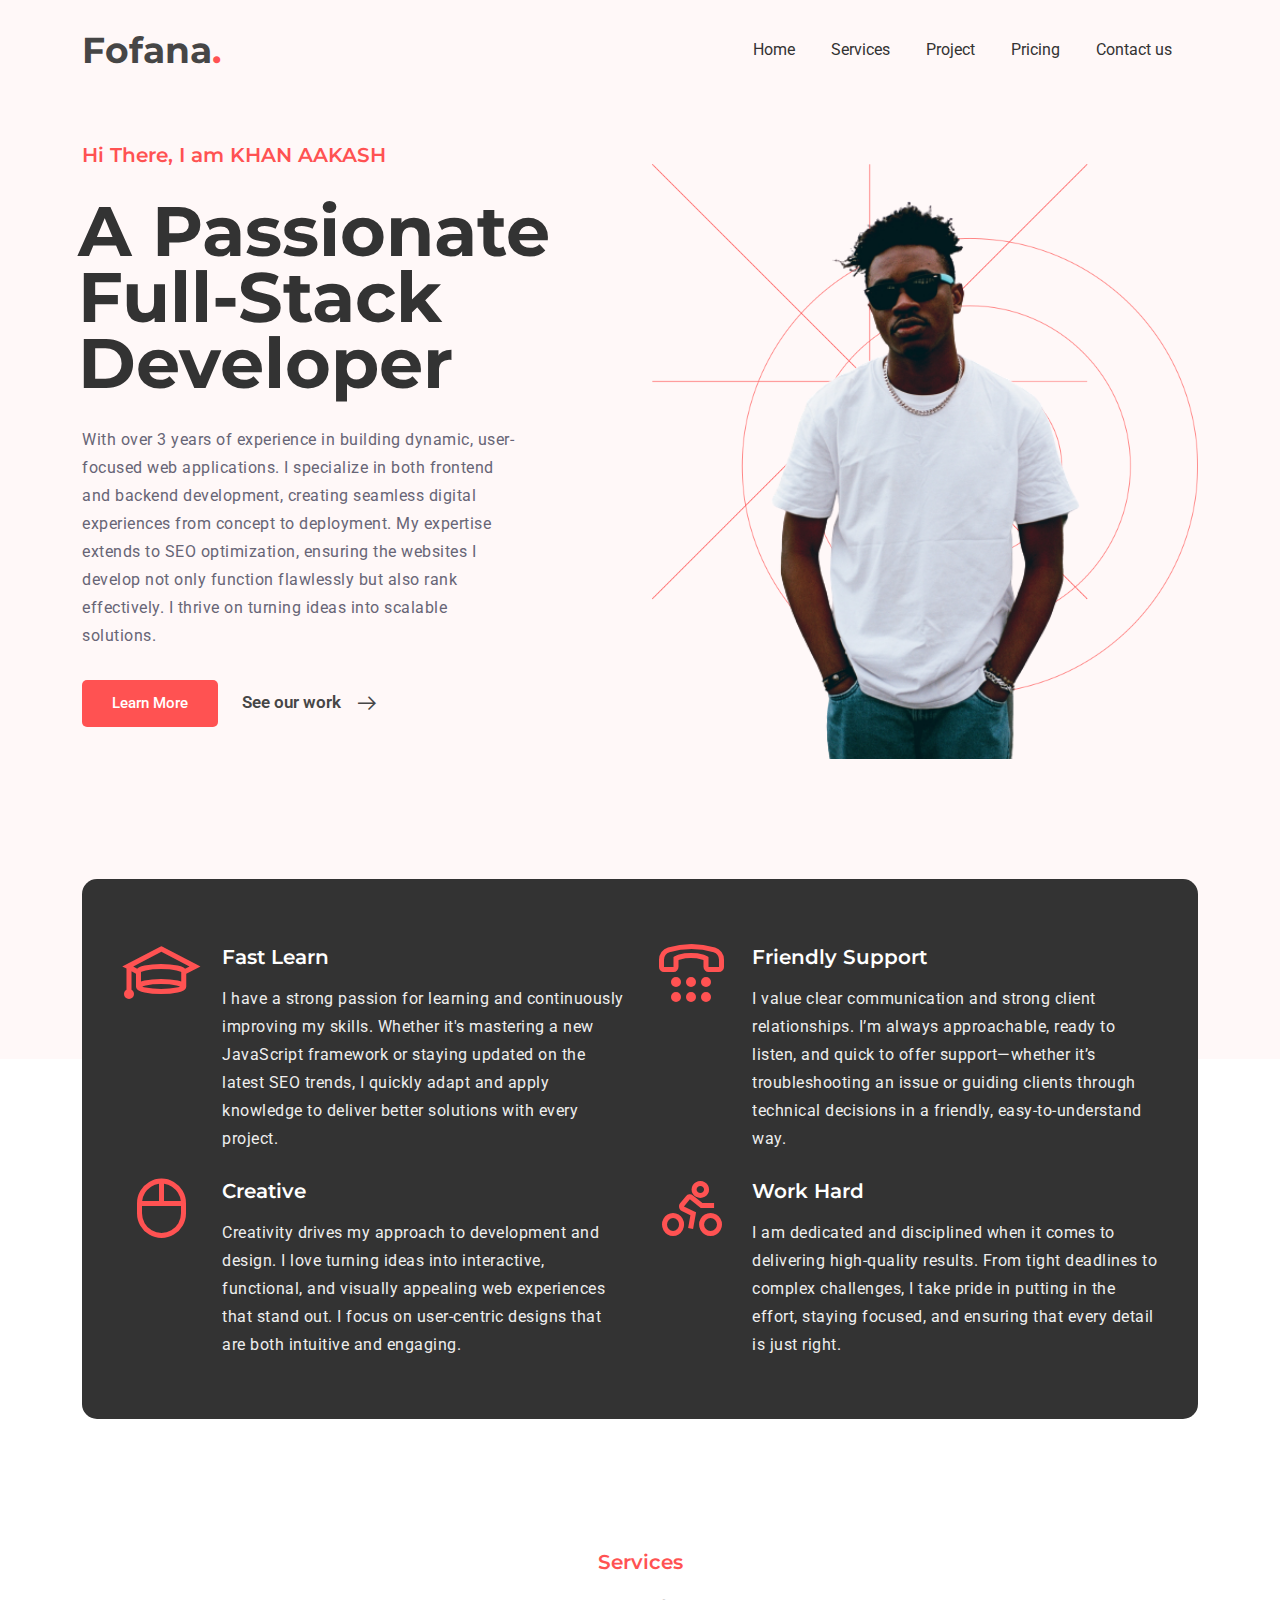
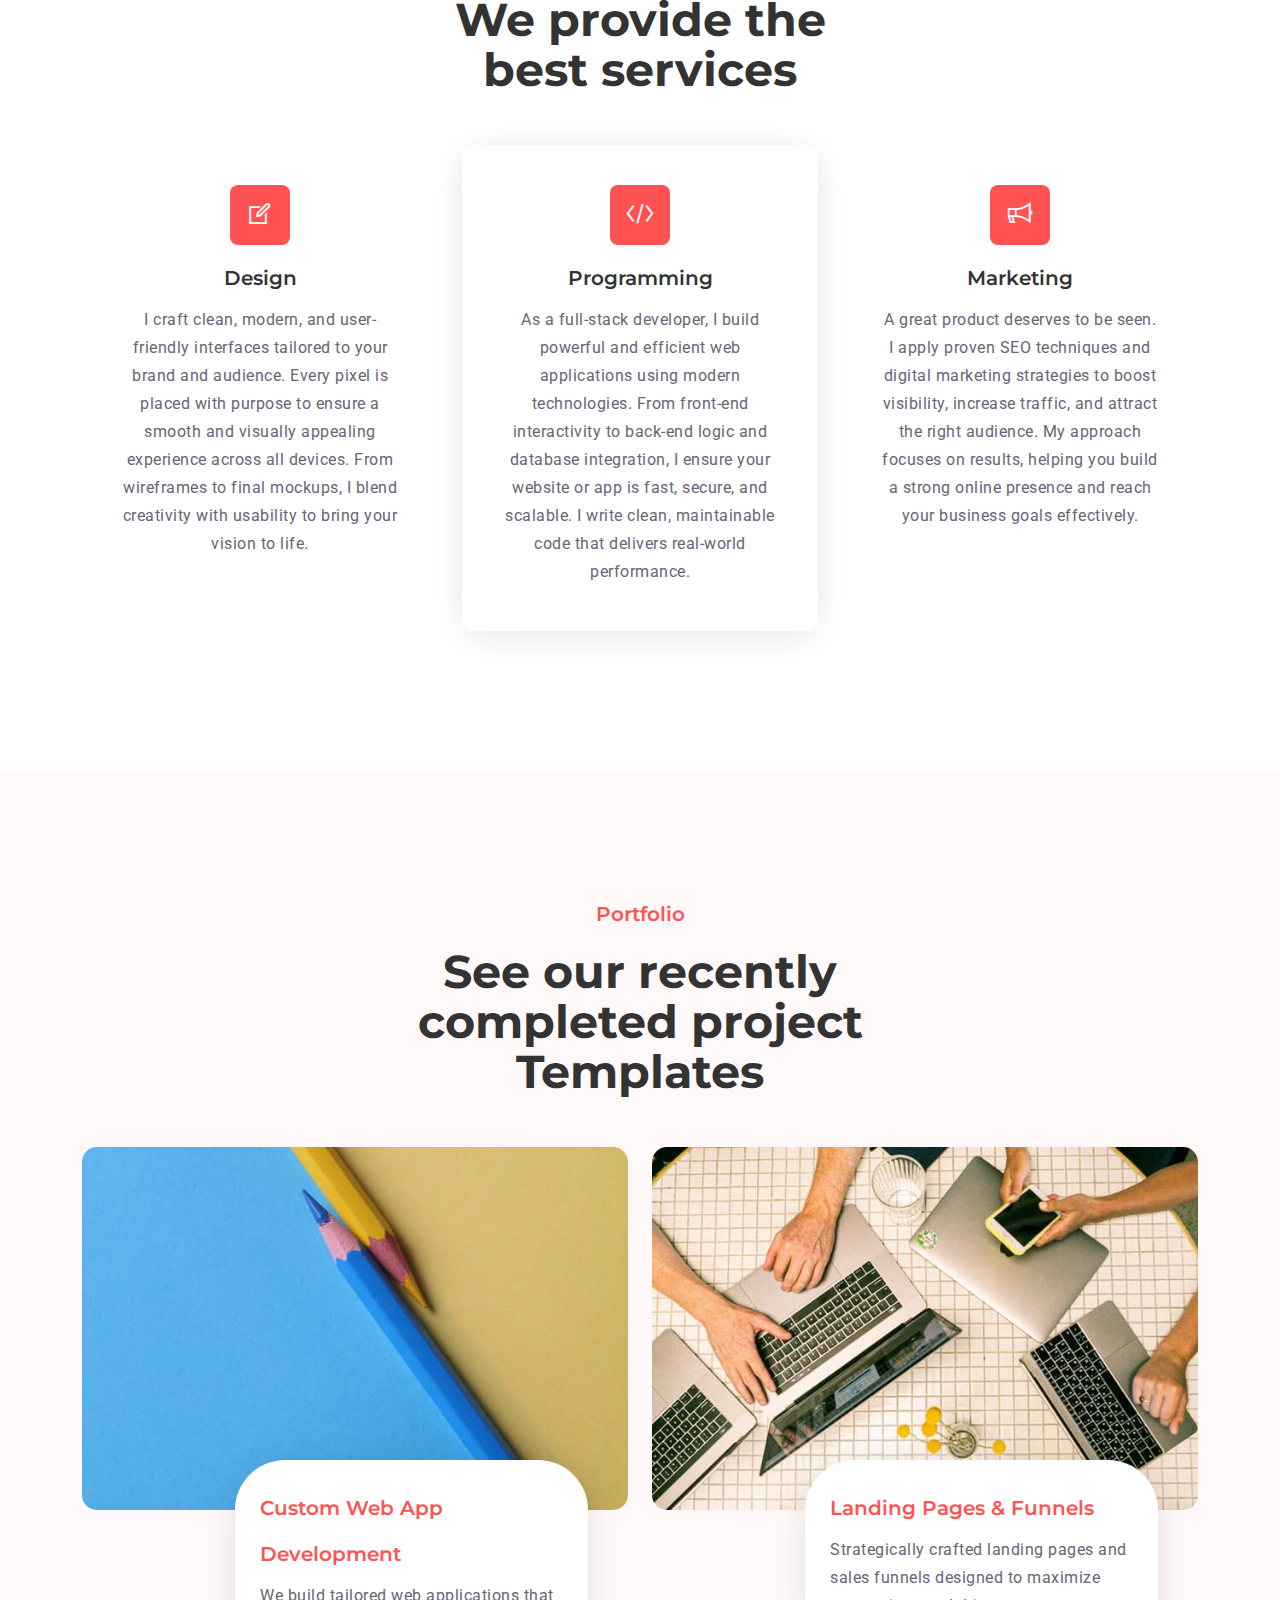
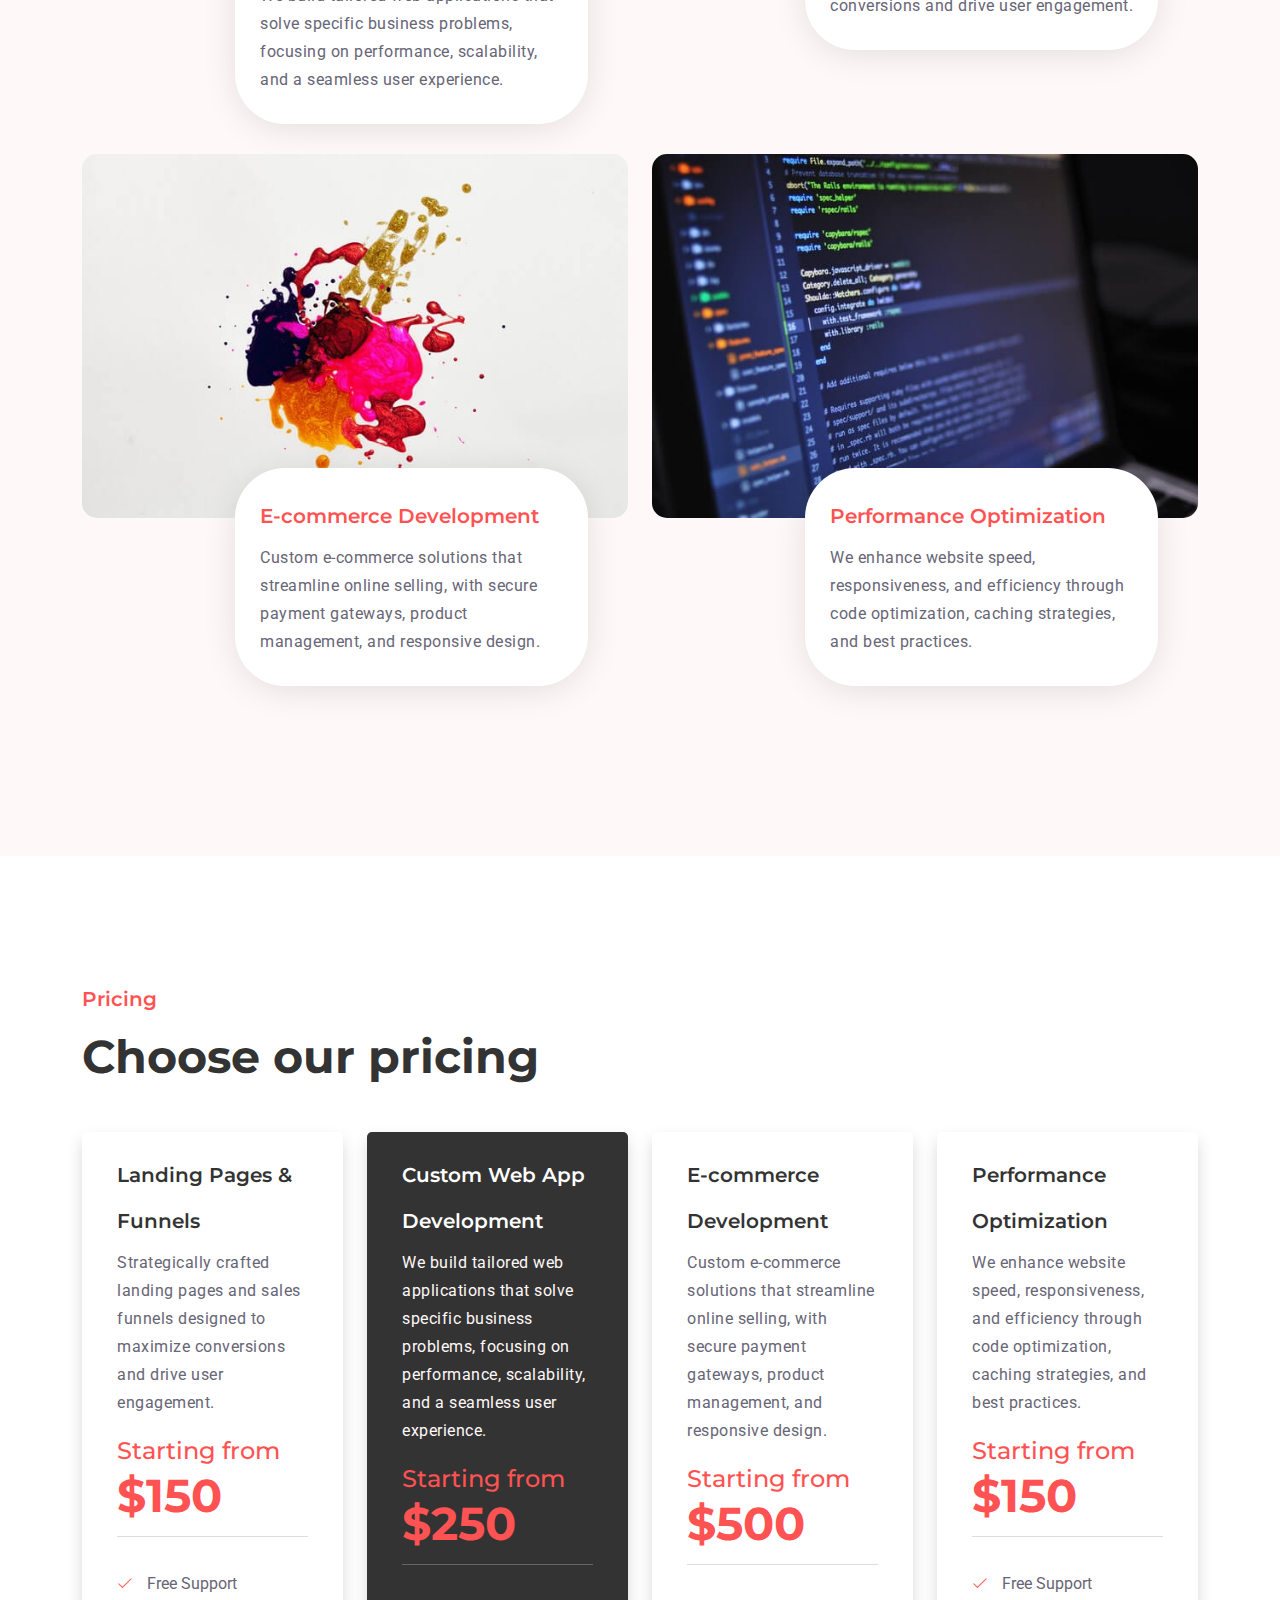
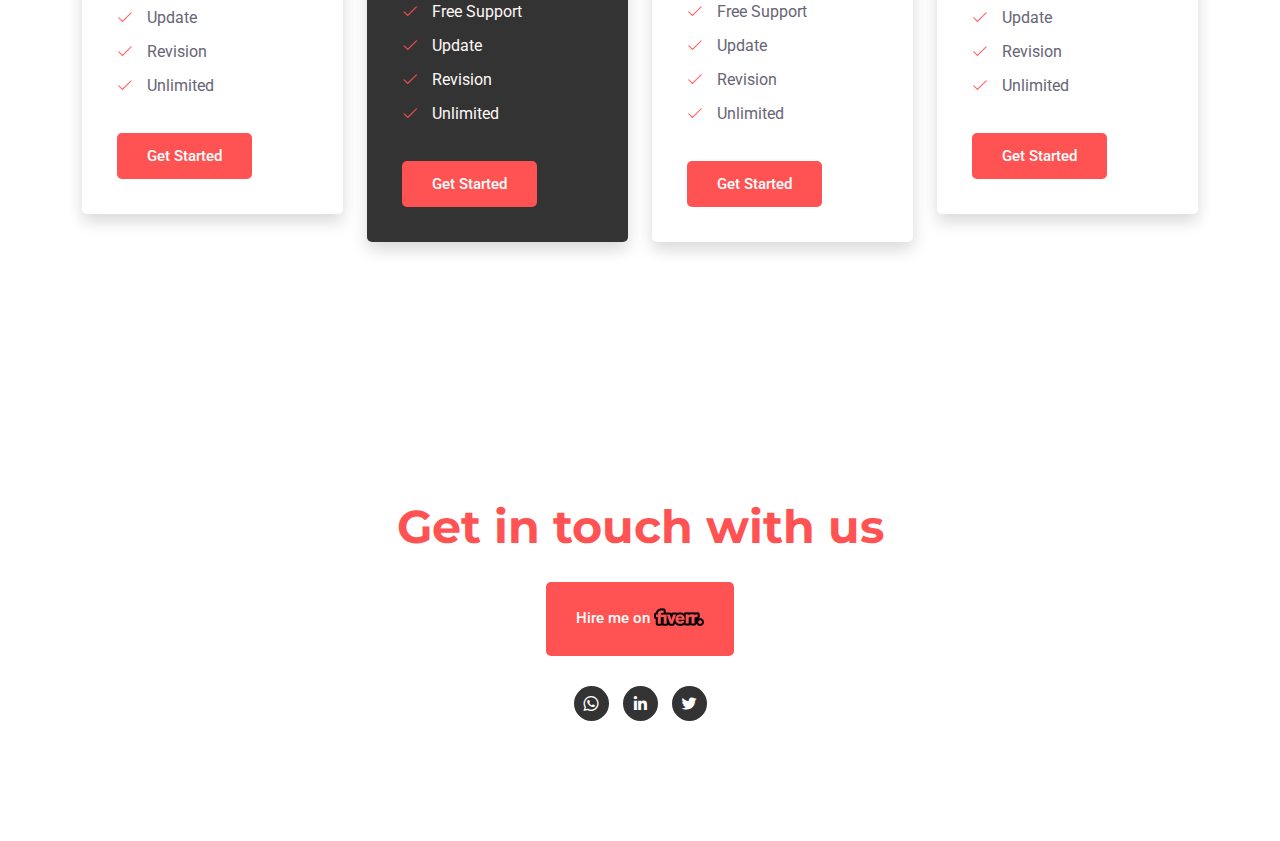
<file: index.html>
<!DOCTYPE html>
<html lang="zxx">
	<head>
		<meta charset="UTF-8">
		<meta name="viewport" content="width=device-width, initial-scale=1.0">
		<link rel="shortcut icon" href="img/favicon.png">
		<title>Fofana.</title>
        <link rel="stylesheet" href="https://maxst.icons8.com/vue-static/landings/line-awesome/font-awesome-line-awesome/css/all.min.css" >
		<link rel="stylesheet" href="css/bootstrap.min.css">
		<link rel="stylesheet" href="css/line-awesome.min.css">
		<link rel="stylesheet" href="css/magnific-popup.css">
		<link rel="stylesheet" href="css/swiper.min.css">
		<link rel="stylesheet" href="css/style.css">
	</head>
	<body>
		
		<!-- loader -->
		<div class="loader">
	      	<div class="loading">
		        <div class="spinner-grow aloader" role="status">
		      		<span class="sr-only"></span>
		    	</div>
		    </div>
	    </div>
		<!-- end loader -->


		<!-- navbar -->
		<div id="navbar" class="navbar navbar-expand-lg">
			<div class="container">
				<a href="#" class="navbar-brand">Fofana<span>.</span></a>
				<button class="navbar-toggler" type="button" data-bs-toggle="collapse" data-bs-target="#navbarSupportedContent" aria-controls="navbarSupportedContent" aria-expanded="false" aria-label="Toggle navigation">
			        <i class="la la-bars"></i>
			    </button>

			    <div class="collapse navbar-collapse" id="navbarSupportedContent">
			    	<ul class="navbar-nav ms-auto">
						<li class="nav-item"><a class="nav-link" href="#home">Home</a></li>
						<li class="nav-item"><a class="nav-link" href="#services">Services</a></li>
						<li class="nav-item"><a class="nav-link" href="#project">Project</a></li>
						<li class="nav-item"><a class="nav-link" href="#pricing">Pricing</a></li>
						<li class="nav-item"><a class="nav-link" href="#contact">Contact us</a></li>
						<!-- <li class="nav-item"><a href="#contact" class="button">Hire us</a></li> -->
					</ul>
			    </div>
			</div>
		</div>
		<!-- end navbar -->


		<!-- intro -->
		<div id="home" class="intro">
			<div class="container">
				<div class="row align-items-center">
					<div class="col-md-6">
						<div class="content">
							<h5>Hi There, I am KHAN AAKASH</h5>
							<h1>A Passionate Full-Stack Developer</h1>
							<p>With over 3 years of experience in building dynamic, user-focused web applications. I specialize in both frontend and backend development, creating seamless digital experiences from concept to deployment. My expertise extends to SEO optimization, ensuring the websites I develop not only function flawlessly but also rank effectively. I thrive on turning ideas into scalable solutions.</p>
							<ul>
								<li><button class="button">Learn More</button></li>
								<li><a href="#">See our work <i class="la la-arrow-right"></i></a></li>
							</ul>
						</div>
					</div>
					<div class="col-md-6">
						<div class="content-image">
							<img src="img/person.png" alt="">
						</div>
					</div>
				</div>
			</div>
		</div>
		<!-- end intro -->

		<!-- features -->
		<div id="features" class="features">
			<div class="container">
				<div class="content">
					<div class="row">
						<div class="col-md-6">
							<div class="content-box">
								<div class="icon">
									<i class="las la-graduation-cap"></i>
								</div>
								<div class="text">
									<h5>Fast Learn</h5>
									<p>I have a strong passion for learning and continuously improving my skills. Whether it's mastering a new JavaScript framework or staying updated on the latest SEO trends, I quickly adapt and apply knowledge to deliver better solutions with every project.</p>
								</div>
							</div>
						</div>
						<div class="col-md-6">
							<div class="content-box">
								<div class="icon">
									<i class="la la-tty"></i>
								</div>
								<div class="text">
									<h5>Friendly Support</h5>
									<p>I value clear communication and strong client relationships. I’m always approachable, ready to listen, and quick to offer support—whether it’s troubleshooting an issue or guiding clients through technical decisions in a friendly, easy-to-understand way.</p>
								</div>
							</div>
						</div>
					</div>
					<div class="row">
						<div class="col-md-6">
							<div class="content-box">
								<div class="icon">
									<i class="la la-mouse"></i>
								</div>
								<div class="text">
									<h5>Creative</h5>
									<p>Creativity drives my approach to development and design. I love turning ideas into interactive, functional, and visually appealing web experiences that stand out. I focus on user-centric designs that are both intuitive and engaging.</p>
								</div>
							</div>
						</div>
						<div class="col-md-6">
							<div class="content-box">
								<div class="icon">
									<i class="la la-biking"></i>
								</div>
								<div class="text">
									<h5>Work Hard</h5>
									<p>I am dedicated and disciplined when it comes to delivering high-quality results. From tight deadlines to complex challenges, I take pride in putting in the effort, staying focused, and ensuring that every detail is just right.</p>
								</div>
							</div>
						</div>
					</div>
				</div>
			</div>
		</div>
		<!-- end features -->

		<!-- services -->
		<div id="services" class="services text-center">
			<div class="container">
				<div class="title">
					<h5>Services</h5>
					<h2>We provide the best services</h2>
				</div>
				<div class="row">
					<div class="col-md-4">
						<div class="content">
							<i class="la la-edit"></i>
							<h5>Design</h5>
							<p>I craft clean, modern, and user-friendly interfaces tailored to your brand and audience. Every pixel is placed with purpose to ensure a smooth and visually appealing experience across all devices. From wireframes to final mockups, I blend creativity with usability to bring your vision to life.</p>
						</div>
					</div>
					<div class="col-md-4">
						<div class="content content-center">
							<i class="la la-code"></i>
							<h5>Programming</h5>
							<p>As a full-stack developer, I build powerful and efficient web applications using modern technologies. From front-end interactivity to back-end logic and database integration, I ensure your website or app is fast, secure, and scalable. I write clean, maintainable code that delivers real-world performance.</p>
						</div>
					</div>
					<div class="col-md-4">
						<div class="content">
							<i class="la la-bullhorn"></i>
							<h5>Marketing</h5>
							<p>A great product deserves to be seen. I apply proven SEO techniques and digital marketing strategies to boost visibility, increase traffic, and attract the right audience. My approach focuses on results, helping you build a strong online presence and reach your business goals effectively.</p>
						</div>
					</div>
				</div>
			</div>
		</div>
		<!-- end services -->

		<!-- portfolio -->
		<div id="project" class="portfolio">
			<div class="container">
				<div class="title text-center">
					<h5>Portfolio</h5>
					<h2>See our recently completed project Templates</h2>
				</div>
				<div class="row">
					<div class="col-md-6">
						<a href="img/portfolio1.jpg" class="popup-image"><img src="img/portfolio1.jpg" alt=""></a>
						<div class="text">
							<h5>Custom Web App Development</h5>
							<p>We build tailored web applications that solve specific business problems, focusing on performance, scalability, and a seamless user experience.</p>
						</div>
					</div>
					<div class="col-md-6">
						<a href="img/portfolio2.jpg" class="popup-image"><img src="img/portfolio2.jpg" alt=""></a>
						<div class="text">
							<h5>Landing Pages & Funnels</h5>
							<p>Strategically crafted landing pages and sales funnels designed to maximize conversions and drive user engagement.</p>
						</div>
					</div>
				</div>
				<div class="row">
					<div class="col-md-6">
						<a href="img/portfolio3.jpg" class="popup-image"><img src="img/portfolio3.jpg" alt=""></a>
						<div class="text shadow-2xl">
							<h5>E-commerce Development</h5>
							<p>Custom e-commerce solutions that streamline online selling, with secure payment gateways, product management, and responsive design.</p>
						</div>
					</div>
					<div class="col-md-6">
						<a href="img/portfolio4.jpg" class="popup-image"><img src="img/portfolio4.jpg" alt=""></a>
						<div class="text shadow-2xl">
							<h5>Performance Optimization</h5>
							<p>We enhance website speed, responsiveness, and efficiency through code optimization, caching strategies, and best practices.</p>
						</div>
					</div>
				</div>
			</div>
		</div>
		<!-- end portfolio -->

		<!-- pricing -->
		<div id="pricing" class="pricing">
			<div class="container">
				<div class="title">
					<h5>Pricing</h5>
					<h2>Choose our pricing</h2>
				</div>
				<div class="row">
					<div class="col-md-3">
						<div class="content shadow">
							<h5>Landing Pages & Funnels</h5>
							<p>Strategically crafted landing pages and sales funnels designed to maximize conversions and drive user engagement.</p>
							<h3>Starting from</h3>
                            <h2>$150</h2>
							<div class="divider"></div>
							<ul>
								<li><i class="la la-check"></i> Free Support</li>
								<li><i class="la la-check"></i> Update</li>
								<li><i class="la la-check"></i> Revision</li>
								<li><i class="la la-check"></i> Unlimited</li>
							</ul>
							<button class="button">Get Started</button>
						</div>
					</div>
					<div class="col-md-3">
						<div class="content shadow content-center">
							<h5>Custom Web App Development</h5>
							<p>We build tailored web applications that solve specific business problems, focusing on performance, scalability, and a seamless user experience.</p>
							<h3>Starting from</h3>
                            <h2>$250</h2>
							<div class="divider"></div>
							<ul>
								<li><i class="la la-check"></i> Free Support</li>
								<li><i class="la la-check"></i> Update</li>
								<li><i class="la la-check"></i> Revision</li>
								<li><i class="la la-check"></i> Unlimited</li>
							</ul>
							<button class="button">Get Started</button>
						</div>
					</div>
					<div class="col-md-3">
						<div class="content shadow">
							<h5>E-commerce Development</h5>
							<p>Custom e-commerce solutions that streamline online selling, with secure payment gateways, product management, and responsive design.</p>
							<h3>Starting from</h3>
                            <h2>$500</h2>
							<div class="divider"></div>
							<ul>
								<li><i class="la la-check"></i> Free Support</li>
								<li><i class="la la-check"></i> Update</li>
								<li><i class="la la-check"></i> Revision</li>
								<li><i class="la la-check"></i> Unlimited</li>
							</ul>
							<button class="button">Get Started</button>
						</div>
					</div>
                    <div class="col-md-3">
						<div class="content shadow">
							<h5>Performance Optimization</h5>
							<p>We enhance website speed, responsiveness, and efficiency through code optimization, caching strategies, and best practices.</p>
							<h3>Starting from</h3>
                            <h2>$150</h2>
							<div class="divider"></div>
							<ul>
								<li><i class="la la-check"></i> Free Support</li>
								<li><i class="la la-check"></i> Update</li>
								<li><i class="la la-check"></i> Revision</li>
								<li><i class="la la-check"></i> Unlimited</li>
							</ul>
							<button class="button">Get Started</button>
						</div>
					</div>
				</div>
			</div>
		</div>
		<!-- end pricing -->


		<!-- contact -->
		<div id="contact" class="contact text-center">
			<div class="container">
				<!-- <h5>Get in touch with us</h5> -->
				<h2>Get in touch with us</h2>
                <a href="https://www.fiverr.com/users/mtkaakash">
                <button class="button" >  <bold>Hire me on <img src="img/fiverr1.png" style="height: 50px; width: 50px;"></bold></button>
                </a>
				<!-- <p>contact@domain.com </p> -->
				<!-- <p> 121 King Street, Melbourne Victoria 3000 Australia </p> -->
				<ul>
					<li><a href=""><i class="la la-whatsapp"></i></a></li>
					<li><a href=""><i class="la la-linkedin"></i></a></li>
					<li><a href=""><i class="la la-twitter"></i></a></li>
				</ul>
			</div>
		</div>
		<!-- end contact -->


		<!-- script -->
		<script src="js/jquery.min.js"></script>
		<script src="js/bootstrap.bundle.min.js"></script>
		<script src="js/magnific-popup.min.js"></script>
		<script src="js/swiper.min.js"></script>
		<script src="js/main.js"></script>
		
		
	</body>
</html>
</file>
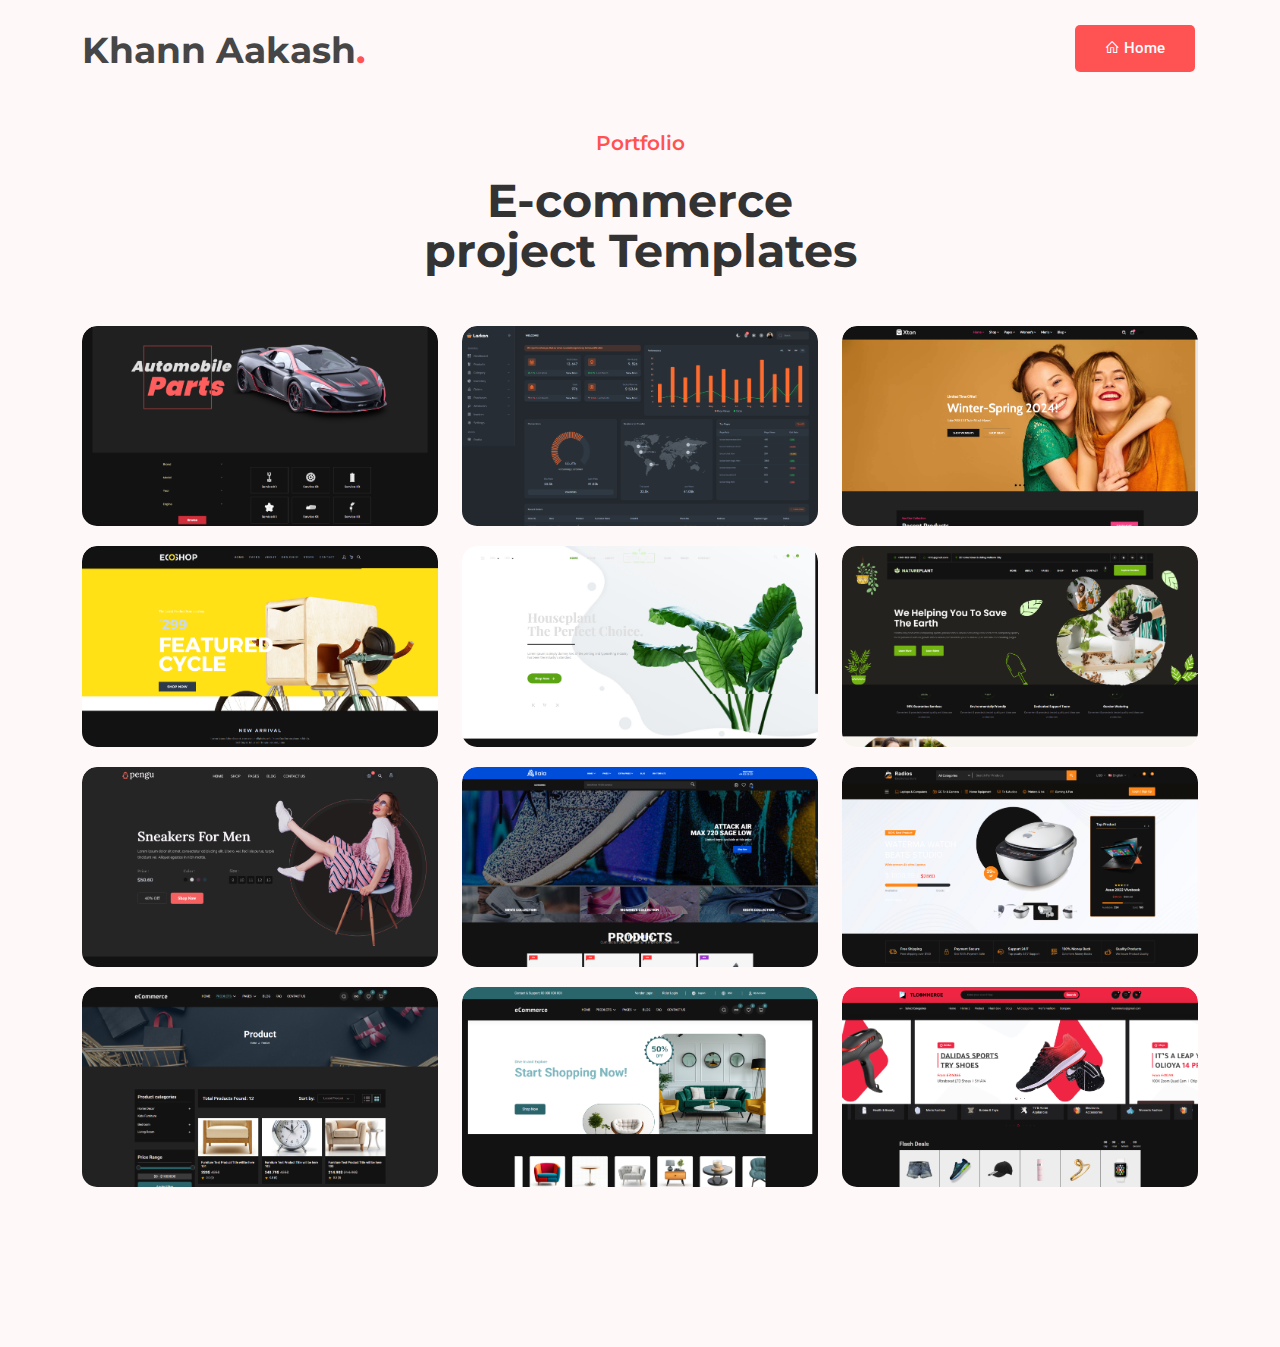
<file: ecomerce_page.html>
<!DOCTYPE html>
<html lang="zxx">
	<head>
		<meta charset="UTF-8">
		<meta name="viewport" content="width=device-width, initial-scale=1.0">
		<link rel="shortcut icon" href="img/favicon.png">
		<title>Aakash.</title>
        <link rel="stylesheet" href="https://maxst.icons8.com/vue-static/landings/line-awesome/font-awesome-line-awesome/css/all.min.css" >
		<link rel="stylesheet" href="css/bootstrap.min.css">
		<link rel="stylesheet" href="css/line-awesome.min.css">
		<link rel="stylesheet" href="css/magnific-popup.css">
		<link rel="stylesheet" href="css/swiper.min.css">
		<link rel="stylesheet" href="css/style.css">
	</head>
	<body>
		
		<!-- loader -->
		<div class="loader">
	      	<div class="loading">
		        <div class="spinner-grow aloader" role="status">
		      		<span class="sr-only"></span>
		    	</div>
		    </div>
	    </div>
		<!-- end loader -->


		<!-- navbar -->
		<div id="navbar" class="navbar navbar-expand-lg">
			<div class="container">
				<a href="#" class="navbar-brand">Khann Aakash<span>.</span></a>
				<button class="navbar-toggler" type="button" data-bs-toggle="collapse" data-bs-target="#navbarSupportedContent" aria-controls="navbarSupportedContent" aria-expanded="false" aria-label="Toggle navigation">
			        <i class="la la-bars"></i>
			    </button>

			    <div class="collapse navbar-collapse" id="navbarSupportedContent">
			    	<ul class="navbar-nav ms-auto">
						<!-- <li class="nav-item"><a class="nav-link" href="#home">Home</a></li>
						<li class="nav-item"><a class="nav-link" href="#services">Services</a></li>
						<li class="nav-item"><a class="nav-link" href="#project">Project</a></li>
						<li class="nav-item"><a class="nav-link" href="#pricing">Pricing</a></li>
						<li class="nav-item"><a class="nav-link" href="#contact">Contact us</a></li> -->
						<li class="nav-item"><a href="index.html" class="button"><i class="la la-home"></i>  Home</a></li>
					</ul>
			    </div>
			</div>
		</div>
		<!-- end navbar -->


		<!-- portfolio -->
		<div id="project" class="portfolio">
			<div class="container">
				<div class="title text-center">
					<h5>Portfolio</h5>
					<h2>E-commerce project Templates</h2>
				</div>
				<div class="row">
					<div class="col-md-4 project-card">
                            <div class="portfolio-item">
                        <a href="img/ec12.png" class="popup-image">
						<img src="img/sec12.png" alt="">
                        <div class="overlay">
                            <button class="view-button">Full View</button>
                        </div>
                        </a>
                    </div>
					</div>
					<div class="col-md-4 project-card">
                            <div class="portfolio-item">
                            <a href="img/ec11.png" class="popup-image">
                                <img src="img/sec11.png" alt="">
                                <div class="overlay">
                                    <button class="view-button">Full View</button>
                                </div>
                                </a>
                            </div>
					</div>
                    <div class="col-md-4 project-card">
                            <div class="portfolio-item">
                            <a href="img/ec1.png" class="popup-image">
                                <img src="img/sec1.png" alt="">
                                <div class="overlay">
                                    <button class="view-button">Full View</button>
                                </div>
                                </a>
                            </div>
					</div>
				</div>
				<div class="row">
					<div class="col-md-4 project-card">
                            <div class="portfolio-item">
                        <a href="img/ec2.png" class="popup-image">
						<img src="img/sec2.png" alt="">
                        <div class="overlay">
                            <button class="view-button">Full View</button>
                        </div>
                        </a>
                    </div>
					</div>
					<div class="col-md-4 project-card">
                            <div class="portfolio-item">
                            <a href="img/ec3.png" class="popup-image">
                                <img src="img/sec3.png" alt="">
                                <div class="overlay">
                                    <button class="view-button">Full View</button>
                                </div>
                                </a>
                            </div>
					</div>
                    <div class="col-md-4 project-card">
                            <div class="portfolio-item">
                            <a href="img/ec4.png" class="popup-image">
                                <img src="img/sec4.png" alt="">
                                <div class="overlay">
                                    <button class="view-button">Full View</button>
                                </div>
                                </a>
                            </div>
					</div>
				</div>
                <div class="row">
					<div class="col-md-4 project-card">
                            <div class="portfolio-item">
                        <a href="img/ec5.png" class="popup-image">
						<img src="img/sec5.png" alt="">
                        <div class="overlay">
                            <button class="view-button">Full View</button>
                        </div>
                        </a>
                    </div>
					</div>
					<div class="col-md-4 project-card">
                            <div class="portfolio-item">
                            <a href="img/ec6.png" class="popup-image">
                                <img src="img/sec6.png" alt="">
                                <div class="overlay">
                                    <button class="view-button">Full View</button>
                                </div>
                                </a>
                            </div>
					</div>
                    <div class="col-md-4 project-card">
                            <div class="portfolio-item">
                            <a href="img/ec7.png" class="popup-image">
                                <img src="img/sec7.png" alt="">
                                <div class="overlay">
                                    <button class="view-button">Full View</button>
                                </div>
                                </a>
                            </div>
					</div>
				</div>
                <div class="row">
					<div class="col-md-4 project-card">
                            <div class="portfolio-item">
                        <a href="img/ec8.png" class="popup-image">
						<img src="img/sec8.png" alt="">
                        <div class="overlay">
                            <button class="view-button">Full View</button>
                        </div>
                        </a>
                    </div>
					</div>
					<div class="col-md-4 project-card">
                            <div class="portfolio-item">
                            <a href="img/ec9.png" class="popup-image">
                                <img src="img/sec9.png" alt="">
                                <div class="overlay">
                                    <button class="view-button">Full View</button>
                                </div>
                                </a>
                            </div>
					</div>
                    <div class="col-md-4 project-card">
                            <div class="portfolio-item">
                            <a href="img/ec10.png" class="popup-image">
                                <img src="img/sec10.png" alt="">
                                <div class="overlay">
                                    <button class="view-button">Full View</button>
                                </div>
                                </a>
                            </div>
					</div>
				</div>

			</div>
		</div>
		<!-- end portfolio -->

		


		


		<!-- script -->
		<script src="js/jquery.min.js"></script>
		<script src="js/bootstrap.bundle.min.js"></script>
		<script src="js/magnific-popup.min.js"></script>
		<script src="js/swiper.min.js"></script>
		<script src="js/main.js"></script>
		
		
	</body>
</html>
</file>
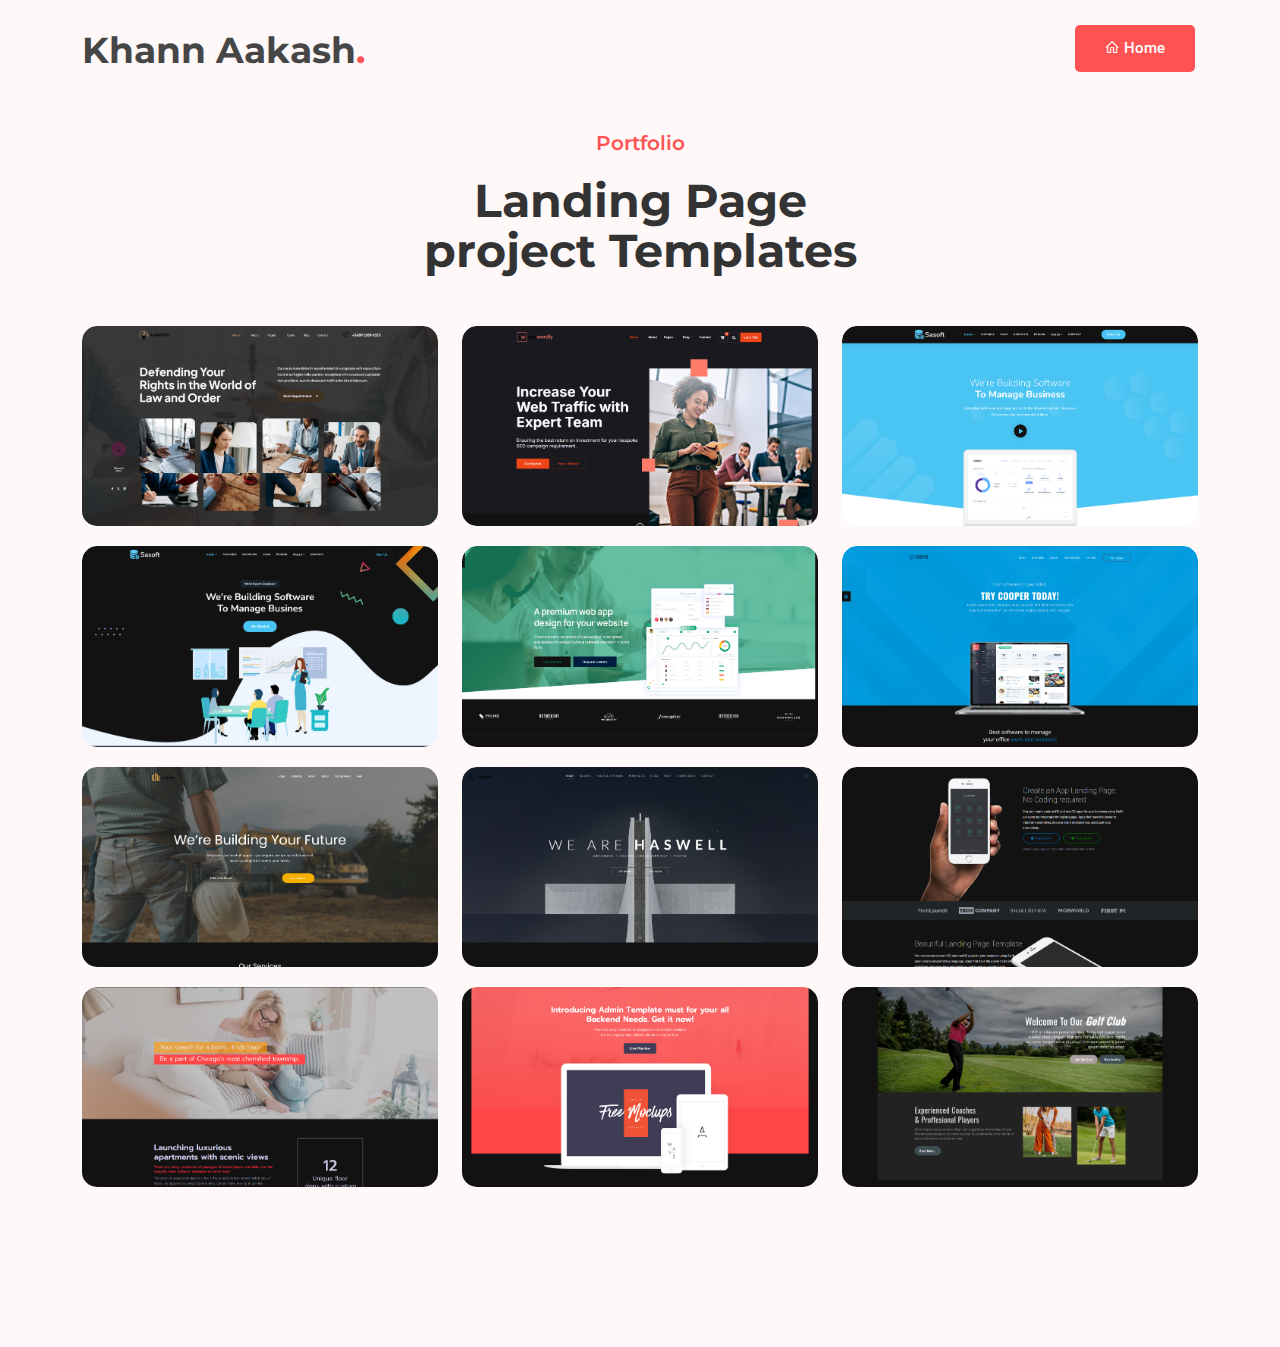
<file: landing_page_page.html>
<!DOCTYPE html>
<html lang="zxx">
	<head>
		<meta charset="UTF-8">
		<meta name="viewport" content="width=device-width, initial-scale=1.0">
		<link rel="shortcut icon" href="img/favicon.png">
		<title>Aakash.</title>
        <link rel="stylesheet" href="https://maxst.icons8.com/vue-static/landings/line-awesome/font-awesome-line-awesome/css/all.min.css" >
		<link rel="stylesheet" href="css/bootstrap.min.css">
		<link rel="stylesheet" href="css/line-awesome.min.css">
		<link rel="stylesheet" href="css/magnific-popup.css">
		<link rel="stylesheet" href="css/swiper.min.css">
		<link rel="stylesheet" href="css/style.css">
	</head>
	<body>
		
		<!-- loader -->
		<div class="loader">
	      	<div class="loading">
		        <div class="spinner-grow aloader" role="status">
		      		<span class="sr-only"></span>
		    	</div>
		    </div>
	    </div>
		<!-- end loader -->


		<!-- navbar -->
		<div id="navbar" class="navbar navbar-expand-lg">
			<div class="container">
				<a href="#" class="navbar-brand">Khann Aakash<span>.</span></a>
				<button class="navbar-toggler" type="button" data-bs-toggle="collapse" data-bs-target="#navbarSupportedContent" aria-controls="navbarSupportedContent" aria-expanded="false" aria-label="Toggle navigation">
			        <i class="la la-bars"></i>
			    </button>

			    <div class="collapse navbar-collapse" id="navbarSupportedContent">
			    	<ul class="navbar-nav ms-auto">
						<!-- <li class="nav-item"><a class="nav-link" href="#home">Home</a></li>
						<li class="nav-item"><a class="nav-link" href="#services">Services</a></li>
						<li class="nav-item"><a class="nav-link" href="#project">Project</a></li>
						<li class="nav-item"><a class="nav-link" href="#pricing">Pricing</a></li>
						<li class="nav-item"><a class="nav-link" href="#contact">Contact us</a></li> -->
						<li class="nav-item"><a href="index.html" class="button"><i class="la la-home"></i>  Home</a></li>
					</ul>
			    </div>
			</div>
		</div>
		<!-- end navbar -->


		<!-- portfolio -->
		<div id="project" class="portfolio">
			<div class="container">
				<div class="title text-center">
					<h5>Portfolio</h5>
					<h2>Landing Page project Templates</h2>
				</div>
				<div class="row">
					<div class="col-md-4 project-card">
                            <div class="portfolio-item">
                        <a href="img/lp1.png" class="popup-image">
						<img src="img/slp1.png" alt="">
                        <div class="overlay">
                            <button class="view-button">Full View</button>
                        </div>
                        </a>
                    </div>
					</div>
					<div class="col-md-4 project-card">
                            <div class="portfolio-item">
                            <a href="img/lp2.png" class="popup-image">
                                <img src="img/slp2.png" alt="">
                                <div class="overlay">
                                    <button class="view-button">Full View</button>
                                </div>
                                </a>
                            </div>
					</div>
                    <div class="col-md-4 project-card">
                            <div class="portfolio-item">
                            <a href="img/lp3.png" class="popup-image">
                                <img src="img/slp3.png" alt="">
                                <div class="overlay">
                                    <button class="view-button">Full View</button>
                                </div>
                                </a>
                            </div>
					</div>
				</div>
				<div class="row">
					<div class="col-md-4 project-card">
                            <div class="portfolio-item">
                            <a href="img/lp4.png" class="popup-image">
						<img src="img/slp4.png" alt="">
                        <div class="overlay">
                            <button class="view-button">Full View</button>
                        </div>
                        </a>
                    </div>
					</div>
					<div class="col-md-4 project-card">
                            <div class="portfolio-item">
                            <a href="img/lp5.png" class="popup-image">
                                <img src="img/slp5.png" alt="">
                                <div class="overlay">
                                    <button class="view-button">Full View</button>
                                </div>
                                </a>
                            </div>
					</div>
                    <div class="col-md-4 project-card">
                            <div class="portfolio-item">
                            <a href="img/lp6.png" class="popup-image">
                                <img src="img/slp6.png" alt="">
                                <div class="overlay">
                                    <button class="view-button">Full View</button>
                                </div>
                                </a>
                            </div>
					</div>
				</div>
                <div class="row">
					<div class="col-md-4 project-card">
                            <div class="portfolio-item">
                        <a href="img/lp7.png" class="popup-image">
						<img src="img/slp7.png" alt="">
                        <div class="overlay">
                            <button class="view-button">Full View</button>
                        </div>
                        </a>
                    </div>
					</div>
					<div class="col-md-4 project-card">
                            <div class="portfolio-item">
                            <a href="img/lp8.png" class="popup-image">
                                <img src="img/slp8.png" alt="">
                                <div class="overlay">
                                    <button class="view-button">Full View</button>
                                </div>
                                </a>
                            </div>
					</div>
                    <div class="col-md-4 project-card">
                            <div class="portfolio-item">
                            <a href="img/lp9.png" class="popup-image">
                                <img src="img/slp9.png" alt="">
                                <div class="overlay">
                                    <button class="view-button">Full View</button>
                                </div>
                                </a>
                            </div>
					</div>
				</div>
                <div class="row">
					<div class="col-md-4 project-card">
                            <div class="portfolio-item">
                        <a href="img/lp10.png" class="popup-image">
						<img src="img/slp10.png" alt="">
                        <div class="overlay">
                            <button class="view-button">Full View</button>
                        </div>
                        </a>
                    </div>
					</div>
					<div class="col-md-4 project-card">
                            <div class="portfolio-item">
                            <a href="img/lp11.png" class="popup-image">
                                <img src="img/slp11.png" alt="">
                                <div class="overlay">
                                    <button class="view-button">Full View</button>
                                </div>
                                </a>
                            </div>
					</div>
                    <div class="col-md-4 project-card">
                            <div class="portfolio-item">
                            <a href="img/lp12.png" class="popup-image">
                                <img src="img/slp12.png" alt="">
                                <div class="overlay">
                                    <button class="view-button">Full View</button>
                                </div>
                                </a>
                            </div>
					</div>
				</div>

			</div>
		</div>
		<!-- end portfolio -->

		


		


		<!-- script -->
		<script src="js/jquery.min.js"></script>
		<script src="js/bootstrap.bundle.min.js"></script>
		<script src="js/magnific-popup.min.js"></script>
		<script src="js/swiper.min.js"></script>
		<script src="js/main.js"></script>
		
		
	</body>
</html>
</file>
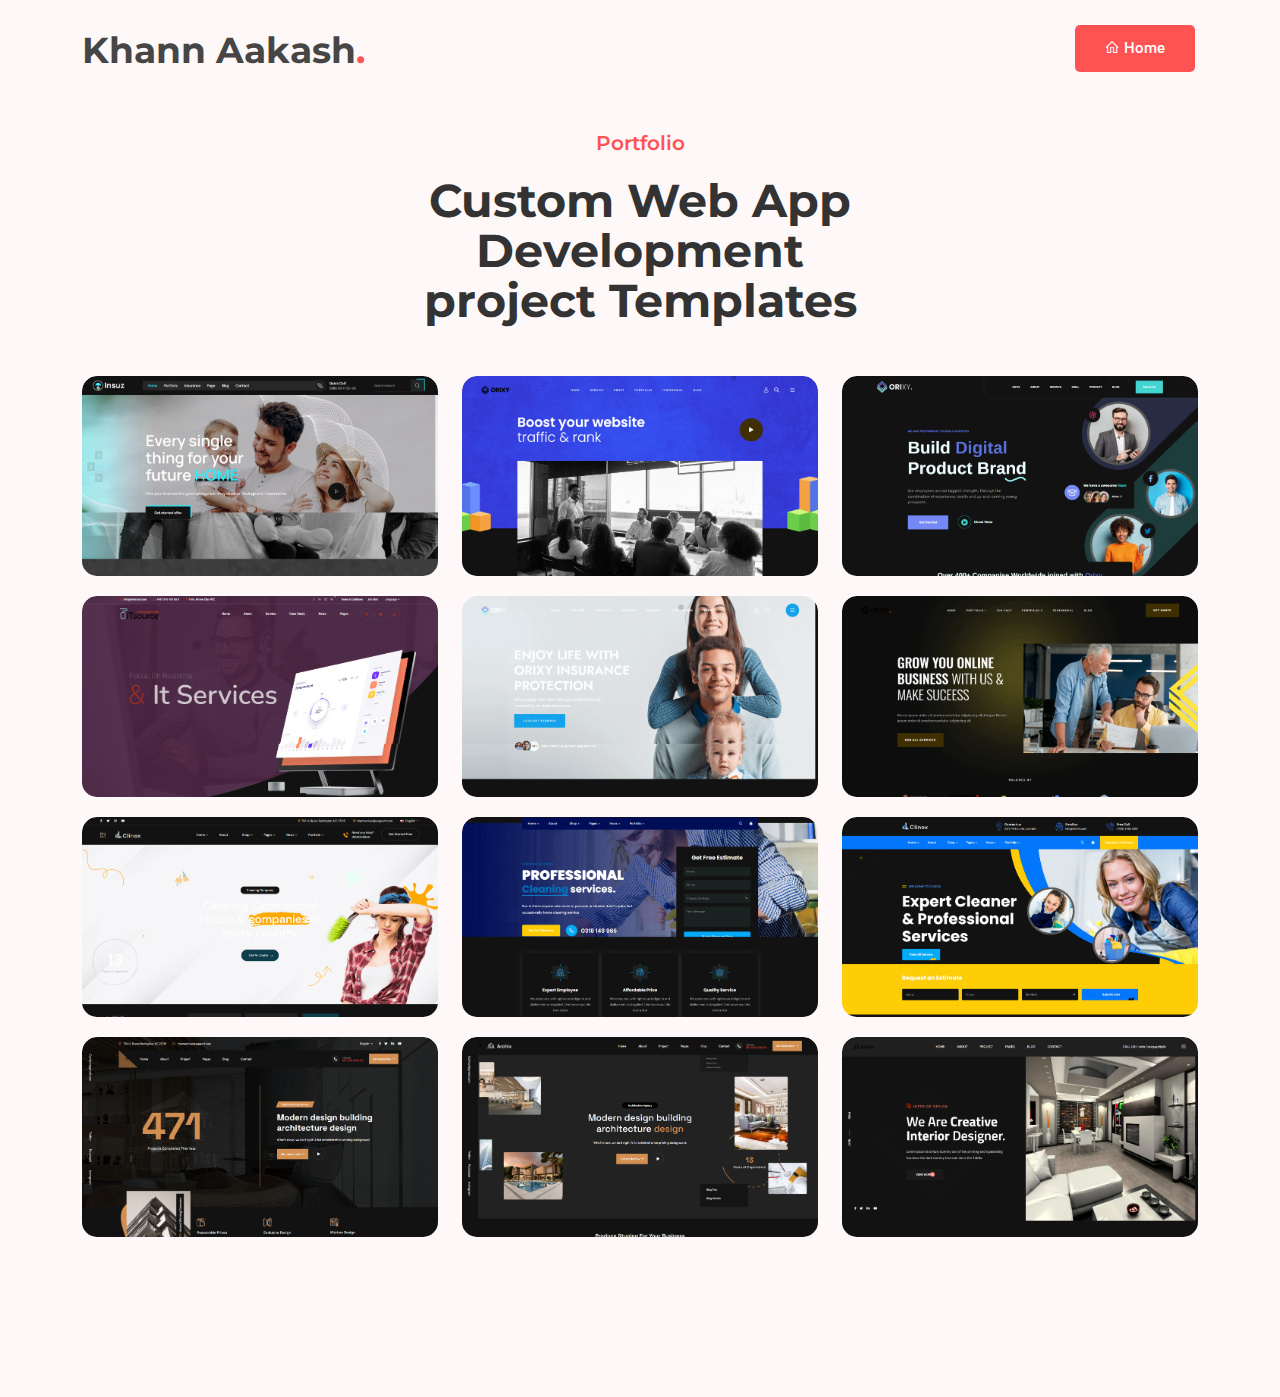
<file: web_app_page.html>
<!DOCTYPE html>
<html lang="zxx">
	<head>
		<meta charset="UTF-8">
		<meta name="viewport" content="width=device-width, initial-scale=1.0">
		<link rel="shortcut icon" href="img/favicon.png">
		<title>Aakash.</title>
        <link rel="stylesheet" href="https://maxst.icons8.com/vue-static/landings/line-awesome/font-awesome-line-awesome/css/all.min.css" >
		<link rel="stylesheet" href="css/bootstrap.min.css">
		<link rel="stylesheet" href="css/line-awesome.min.css">
		<link rel="stylesheet" href="css/magnific-popup.css">
		<link rel="stylesheet" href="css/swiper.min.css">
		<link rel="stylesheet" href="css/style.css">
	</head>
	<body>
		
		<!-- loader -->
		<div class="loader">
	      	<div class="loading">
		        <div class="spinner-grow aloader" role="status">
		      		<span class="sr-only"></span>
		    	</div>
		    </div>
	    </div>
		<!-- end loader -->


		<!-- navbar -->
		<div id="navbar" class="navbar navbar-expand-lg">
			<div class="container">
				<a href="#" class="navbar-brand">Khann Aakash<span>.</span></a>
				<button class="navbar-toggler" type="button" data-bs-toggle="collapse" data-bs-target="#navbarSupportedContent" aria-controls="navbarSupportedContent" aria-expanded="false" aria-label="Toggle navigation">
			        <i class="la la-bars"></i>
			    </button>

			    <div class="collapse navbar-collapse" id="navbarSupportedContent">
			    	<ul class="navbar-nav ms-auto">
						<!-- <li class="nav-item"><a class="nav-link" href="#home">Home</a></li>
						<li class="nav-item"><a class="nav-link" href="#services">Services</a></li>
						<li class="nav-item"><a class="nav-link" href="#project">Project</a></li>
						<li class="nav-item"><a class="nav-link" href="#pricing">Pricing</a></li>
						<li class="nav-item"><a class="nav-link" href="#contact">Contact us</a></li> -->
						<li class="nav-item"><a href="index.html" class="button"><i class="la la-home"></i>  Home</a></li>
					</ul>
			    </div>
			</div>
		</div>
		<!-- end navbar -->


		<!-- portfolio -->
		<div id="project" class="portfolio">
			<div class="container">
				<div class="title text-center">
					<h5>Portfolio</h5>
					<h2>Custom Web App Development project Templates</h2>
				</div>
				<div class="row">
					<div class="col-md-4 project-card">
                            <div class="portfolio-item">
                        <a href="img/gad1.png" class="popup-image">
						<img src="img/sgad1.png" alt="">
                        <div class="overlay">
                            <button class="view-button">Full View</button>
                        </div>
                        </a>
                    </div>
					</div>
					<div class="col-md-4 project-card">
                            <div class="portfolio-item">
                            <a href="img/gad3.png" class="popup-image">
                                <img src="img/sgad3.png" alt="">
                                <div class="overlay">
                                    <button class="view-button">Full View</button>
                                </div>
                                </a>
                            </div>
					</div>
                    <div class="col-md-4 project-card">
                            <div class="portfolio-item">
                            <a href="img/gad4.png" class="popup-image">
                                <img src="img/sgad4.png" alt="">
                                <div class="overlay">
                                    <button class="view-button">Full View</button>
                                </div>
                                </a>
                            </div>
					</div>
				</div>
				<div class="row">
					<div class="col-md-4 project-card">
                            <div class="portfolio-item">
                        <a href="img/gad2.png" class="popup-image">
						<img src="img/sgad2.png" alt="">
                        <div class="overlay">
                            <button class="view-button">Full View</button>
                        </div>
                        </a>
                    </div>
					</div>
					<div class="col-md-4 project-card">
                            <div class="portfolio-item">
                            <a href="img/gad5.png" class="popup-image">
                                <img src="img/sgad5.png" alt="">
                                <div class="overlay">
                                    <button class="view-button">Full View</button>
                                </div>
                                </a>
                            </div>
					</div>
                    <div class="col-md-4 project-card">
                            <div class="portfolio-item">
                            <a href="img/gad6.png" class="popup-image">
                                <img src="img/sgad6.png" alt="">
                                <div class="overlay">
                                    <button class="view-button">Full View</button>
                                </div>
                                </a>
                            </div>
					</div>
				</div>
                <div class="row">
					<div class="col-md-4 project-card">
                            <div class="portfolio-item">
                        <a href="img/gad7.png" class="popup-image">
						<img src="img/sgad7.png" alt="">
                        <div class="overlay">
                            <button class="view-button">Full View</button>
                        </div>
                        </a>
                    </div>
					</div>
					<div class="col-md-4 project-card">
                            <div class="portfolio-item">
                            <a href="img/gad8.png" class="popup-image">
                                <img src="img/sgad8.png" alt="">
                                <div class="overlay">
                                    <button class="view-button">Full View</button>
                                </div>
                                </a>
                            </div>
					</div>
                    <div class="col-md-4 project-card">
                            <div class="portfolio-item">
                            <a href="img/gad9.png" class="popup-image">
                                <img src="img/sgad9.png" alt="">
                                <div class="overlay">
                                    <button class="view-button">Full View</button>
                                </div>
                                </a>
                            </div>
					</div>
				</div>
                <div class="row">
					<div class="col-md-4 project-card">
                            <div class="portfolio-item">
                        <a href="img/gad10.png" class="popup-image">
						<img src="img/sgad10.png" alt="">
                        <div class="overlay">
                            <button class="view-button">Full View</button>
                        </div>
                        </a>
                    </div>
					</div>
					<div class="col-md-4 project-card">
                            <div class="portfolio-item">
                            <a href="img/gad11.png" class="popup-image">
                                <img src="img/sgad11.png" alt="">
                                <div class="overlay">
                                    <button class="view-button">Full View</button>
                                </div>
                                </a>
                            </div>
					</div>
                    <div class="col-md-4 project-card">
                            <div class="portfolio-item">
                            <a href="img/gad12.png" class="popup-image">
                                <img src="img/sgad12.png" alt="">
                                <div class="overlay">
                                    <button class="view-button">Full View</button>
                                </div>
                                </a>
                            </div>
					</div>
				</div>

			</div>
		</div>
		<!-- end portfolio -->

		


		


		<!-- script -->
		<script src="js/jquery.min.js"></script>
		<script src="js/bootstrap.bundle.min.js"></script>
		<script src="js/magnific-popup.min.js"></script>
		<script src="js/swiper.min.js"></script>
		<script src="js/main.js"></script>
		
		
	</body>
</html>
</file>
<file: css/style.css>
/*
Items Name : Fofana.
Author : Ngetemplates
/* --------------------------------
Table of Contents
- Import fonts
- General
- Loader
- Button
- Navbar
- Intro
- Features
- Services
- Portfolio
- Pricing
- Testimonial
- Contact
- Responsive
-------------------------------- */
/* ------------------------------
  Import Google Web Font
---------------------------------*/
@import url("https://fonts.googleapis.com/css2?family=Montserrat:ital,wght@0,100;0,200;0,300;0,400;0,500;0,600;0,700;0,800;0,900;1,100;1,200;1,300;1,400;1,500;1,600;1,700;1,800;1,900&family=Roboto:ital,wght@0,100;0,300;0,400;0,500;0,700;0,900;1,100;1,300;1,400;1,500;1,700;1,900&display=swap");
/* ------------------------------
  General
---------------------------------*/
body {
  margin: 0;
  padding: 0;
  font-size: 16px;
  font-family: 'Roboto', sans-serif;
  background: #ffffff;
  color: #676576;
}

h1,
h2,
h3,
h4,
h5,
h6 {
  font-family: 'Montserrat', sans-serif;
  padding: 0;
  margin: 0;
  color: #333333;
}

h1 {
  font-size: 70px;
  line-height: 66px;
  font-weight: 700;
  left: -4px;
  position: relative;
}

h2 {
  font-size: 46px;
  font-weight: 700;
  line-height: 50px;
}

h3 {
  font-size: 24px;
}

h4 {
  font-size: 22px;
}

h5 {
  font-size: 20px;
  font-weight: 600;
  line-height: 46px;
}

h6 {
  font-size: 18px;
}

a {
  text-decoration: none;
  color: #464646;
}

a:hover {
  color: #ff5252;
}

p {
  margin: 5px 0;
  line-height: 28px;
  letter-spacing: 0.5px;
}

ul {
  padding: 0;
  margin: 0;
}
ul li {
  list-style: none;
}

/* ------------------------------
  loader
---------------------------------*/
.loader {
  position: fixed;
  top: 0;
  left: 0;
  width: 100%;
  height: 100%;
  z-index: 9999;
  background-color: #fff;
}

.loader .loading {
  position: absolute;
  left: 50%;
  top: 50%;
  transform: translate(-50%, -50%);
}

.loader .loading .aloader {
  background: #ef3248;
}

/* ------------------------------
  button
---------------------------------*/
.button {
  padding: 12px 30px;
  background: #ff5252;
  color: #fff;
  font-size: 15px;
  font-weight: 500;
  border-radius: 5px;
  border: 0;
}

.button:hover {
  background: #333;
}

/* ------------------------------
  navbar
---------------------------------*/
.navbar {
  background: #fff8f8;
  padding: 25px 0;
  position: fixed;
  width: 100%;
  z-index: 99;
}
.navbar .navbar-brand {
  font-weight: 700;
  font-size: 2.25rem;
  line-height: 2.5rem;
  font-family: 'Montserrat', sans-serif;
}
.navbar .navbar-brand span {
  color: #ff5252;
}
.navbar .navbar-brand:hover {
  color: #333333;
}
.navbar .navbar-toggler {
  padding: 0;
}
.navbar .navbar-toggler i {
  font-size: 32px;
}
.navbar .navbar-toggler:focus {
  box-shadow: none;
}
.navbar .navbar-collapse {
  position: relative;
  left: -8px;
}
.navbar .navbar-nav li {
  padding: 0 10px;
}
.navbar .navbar-nav li a {
  color: #333333;
}
.navbar .navbar-nav li a:hover {
  color: #ff5252;
}
.navbar .navbar-nav li .button {
  color: #fff;
  margin-top: -3px;
  display: inline-block;
  margin-right: -15px;
}
.navbar .show .button {
  margin-top: 20px !important;
}

.navbar-fixed {
  box-shadow: 0 2px 2px 0 rgba(0, 0, 0, 0), 0 1px 5px 0 rgba(0, 0, 0, 0.12), 0 3px 1px -2px rgba(0, 0, 0, 0);
}

/* ------------------------------
 	section-title
---------------------------------*/
.title h5 {
  color: #ff5252;
  margin-bottom: 10px;
}
.title h2 {
  margin-bottom: 50px;
}

/* ------------------------------
  intro
---------------------------------*/
.intro {
  background: #fff8f8;
  padding: 100px 0 300px;
}
.intro h5 {
  color: #ff5252;
  margin-bottom: 20px;
}
.intro p {
  margin: 30px 0;
  margin-right: 20%;
}
.intro a {
  font-size: 17px;
  font-weight: 600;
}
.intro a i {
  position: relative;
  top: 4px;
  font-size: 24px;
  margin-left: 10px;
}
.intro ul li {
  display: inline-block;
  margin-right: 20px;
}
.intro .content-image {
  background: url(../img/bg-peoples.png) center no-repeat;
  background-size: 100%;
  text-align: center;
}
.intro .content-image img {
  width: 80%;
}

/* ------------------------------
  features
---------------------------------*/
.features {
  margin-top: -180px;
}
.features .content {
  border-radius: 15px;
  padding: 50px 40px;
  background: #333333;
}
.features .content .content-box {
  position: relative;
  margin: 5px 0;
}
.features .content .icon {
  float: left;
  margin-right: 20px;
}
.features .content .icon i {
  color: #ff5252;
  font-size: 80px;
}
.features .content .text {
  color: #eee;
  overflow: hidden;
}
.features .content .text h5 {
  color: #ffffff;
}

/* ------------------------------
  services
---------------------------------*/
.services {
  padding: 120px 0 140px;
}
.services h2 {
  margin-left: 30%;
  margin-right: 30%;
}
.services i {
  background: #ff5252;
  color: #ffffff;
  height: 60px;
  width: 60px;
  border-radius: 8px;
  margin-bottom: 10px;
  line-height: 58px;
  font-size: 28px;
}
.services .content {
  padding: 40px;
}
.services .content-center {
  border-radius: 10px;
  box-shadow: 0 5px 38px -6px rgba(0, 0, 0, 0.14);
}

/* ------------------------------
  portfolio
---------------------------------*/
.portfolio {
  background: #fff8f8;
  padding: 120px 0 140px;
}
.portfolio h2 {
  margin-left: 30%;
  margin-right: 30%;
}
.portfolio img {
  width: 100%;
  border-radius: 15px;
  margin-bottom: 20px;
}
.portfolio .text {
  border-radius: 50px;
  margin-left: 153px;
  margin-right: 40px;
  padding: 25px;
  text-align: left;
  top: -70px;
  position: relative;
  background: #fff;
  margin-bottom: -40px;
  box-shadow: 0 5px 38px -6px rgba(0, 0, 0, 0.14);
}
.portfolio .text h5 {
  color: #ff5252;
}

/* ------------------------------
  pricing
---------------------------------*/
.pricing {
  padding: 120px 0 140px;
}
.pricing .shadow {
  box-shadow: 0 5px 38px -6px rgba(0, 0, 0, 0.14);
}
.pricing .content {
  padding: 35px;
  padding-top: 20px;
  border-radius: 5px;
}
.pricing .content h2 {
  color: #ff5252;
  margin-top: 5px;
}
.pricing .content h3 {
    color: #ff5252;
    margin-top: 20px;
    text-transform: ;
  }
.pricing .content .divider {
  height: 1px;
  width: 100%;
  background: #ddd;
  margin: 15px 0 30px;
}
.pricing .content li {
  padding: 5px 0;
}
.pricing .content li i {
  color: #ff5252;
  margin-right: 10px;
}
.pricing .content .button {
  margin-top: 30px;
}
.pricing .content-center {
  color: #fff8f8;
  background: #333333;
}
.pricing .content-center h5 {
  color: #ffffff;
}
.pricing .content-center .divider {
  background: #666;
}
.pricing .content-center .button:hover {
  background: #fff;
  color: #333;
}

/* ------------------------------
  testimonial
---------------------------------*/
.testimonial {
  padding: 140px 0;
  background: linear-gradient(rgba(5, 4, 4, 0.69), rgba(5, 4, 4, 0.74)), url(../img/testimonial.jpg);
  background-attachment: scroll, scroll;
  background-size: auto, auto;
  background-size: cover;
  background-attachment: fixed;
  color: #fff8f8;
}
.testimonial .content {
  position: relative;
  padding: 30px;
  border-radius: 15px;
  background: #fff;
  color: #676576;
}
.testimonial .content h5 {
  color: #333333;
}
.testimonial .icon {
  float: left;
  margin-right: 20px;
}
.testimonial .icon i {
  color: #ff5252;
  font-size: 80px;
}
.testimonial .text {
  overflow: hidden;
}
.testimonial .text h5 {
  color: #333333;
}

/* ------------------------------
  contact
---------------------------------*/
.contact {
  padding: 120px 0;
}
.contact h2 {
  color: #ff5252;
  margin-bottom: 30px;
}
.contact ul {
  margin-top: 30px;
}
.contact ul li {
  display: inline-block;
  padding: 0 5px;
}
.contact ul li i {
  font-size: 20px;
  height: 35px;
  width: 35px;
  background: #333333;
  color: #ffffff;
  line-height: 35px;
  border-radius: 50%;
}
.contact ul li i:hover {
  background: #ff5252;
}

/* ------------------------------
  responsive
---------------------------------*/
@media (max-width: 768px) {
  .services .content {
    padding: 20px;
  }

  .services h2,
  .portfolio h2 {
    margin-left: 20%;
    margin-right: 20%;
  }

  .portfolio .text {
    margin-left: 50px;
  }
}
@media (max-width: 576px) {
  .intro .content-image img {
    margin-top: 30px;
  }
  .services h2,
  .portfolio h2 {
    margin-left: 2%;
    margin-right: 2%;
  }

  .pricing .content-center {
    margin: 30px 0;
  }
}
@media (max-width: 480px) {
  .container {
    padding: 0 25px;
  }
}
@media (max-width: 360px) {
  .intro ul li {
    margin-right: 10px;
  }
  .container {
    padding-left: 25px;
    padding-right: 25px;
  }

  h1 {
    line-height: 55px;
    font-size: 55px;
  }
}
/* --- Updated Services Card Hover and Layout --- */
.service-card {
    position: relative;
    overflow: hidden;
    border-radius: 15px;
    transition: transform 0.3s ease, box-shadow 0.3s ease;
    display: block;
  }
  
  .service-card:hover {
    transform: scale(1.05);
    box-shadow: 0 10px 25px rgba(0, 0, 0, 0.15);
  }
  
  .service-card img {
    border-radius: 15px;
    width: 100%;
    height: auto;
    display: block;
  }
  
  .service-card .card-overlay {
    position: absolute;
    bottom: 0;
    width: 100%;
    background: rgba(0, 0, 0, 0.85);
    padding: 20px;
    color: #fff;
    border-bottom-left-radius: 15px;
    border-bottom-right-radius: 15px;
  }
  
  .service-card .card-overlay h3 {
    color: #ff5252;
    margin-bottom: 10px;
    transition: color 0.3s ease;
  }
  
  .service-card:hover .card-overlay h3 {
    color: #ffffff;
  }
  
  .service-card .card-overlay p {
    font-size: 0.9rem;
    color: #ccc;
  }
  .btn-whatsapp-pulse {
    background: #25d366;
    color: white;
    /* position: fixed; */
    bottom: 60px;
    right: 30px;
    font-size: 35px;
    display: flex;
    justify-content: center;
    align-items: center;
    width: 0;
    height: 0;
    padding: 30px;
    text-decoration: none;
    border-radius: 50%;
    z-index: 9999;
  }

  .project-card {
    position: relative;
    overflow: hidden;
    border-radius: 12px;
    transition: transform 0.3s ease;
    cursor: pointer;
  }
  
  .project-card:hover {
    transform: scale(1.03);
  }
  
  .project-image {
    width: 100%;
    height: auto;
    display: block;
    transition: transform 0.4s ease;
  }
  
  .project-card:hover .project-image {
    transform: scale(1.1);
  }
  
  .project-overlay {
    position: absolute;
    bottom: 0;
    left: 0;
    right: 0;
    background: rgba(0, 0, 0, 0.6);
    color: #fff;
    padding: 15px;
    transform: translateY(100%);
    transition: transform 0.4s ease;
  }
  
  .project-card:hover .project-overlay {
    transform: translateY(0%);
  }
  
  .project-overlay h3 {
    margin: 0 0 5px;
    color: #ff5252;
  }
  
  .project-overlay p {
    margin: 0;
    font-size: 14px;
  }
  
  /* Remove default image resizing */
.mfp-img {
  max-height: none !important;
  height: auto !important;
}

/* Make the image container scrollable if it exceeds viewport */
.mfp-figure {
  max-height: 90vh;
  overflow-y: auto;
}

.portfolio-item {
  position: relative;
  overflow: hidden;
  border-radius: 15px;
}

.portfolio-item img {
  display: block;
  width: 100%;
  border-radius: 15px;
  transition: transform 0.3s ease;
}

.portfolio-item:hover img {
  transform: scale(1.05);
}

.portfolio-item .overlay {
  position: absolute;
  top: 0;
  left: 0;
  width: 100%;
  height: 100%;
  background: rgba(51, 51, 51, 0.6); /* semi-transparent black */
  display: flex;
  align-items: center;
  justify-content: center;
  opacity: 0;
  transition: opacity 0.3s ease;
  border-radius: 15px;
}

.portfolio-item:hover .overlay {
  opacity: 1;
}

.view-button {
  background: #ff5252;
  color: #fff;
  padding: 12px 24px;
  border: none;
  border-radius: 30px;
  font-weight: 600;
  font-size: 16px;
  cursor: pointer;
  transition: background 0.3s ease;
}

.view-button:hover {
  background: #333;
}


/*   
.fab, .far {
    font-weight: 400;
}
.fab {
    font-family: "Font Awesome 5 Brands";
}
.fa, .fab, .fad, .fal, .far, .fas {
    -moz-osx-font-smoothing: grayscale;
    -webkit-font-smoothing: antialiased;
    display: inline-block;
    font-style: normal;
    font-variant: normal;
    text-rendering: auto;
    line-height: 1;
} */
</file>
<file: css/line-awesome.min.css>
.la,.lab,.lad,.lal,.lar,.las{-moz-osx-font-smoothing:grayscale;-webkit-font-smoothing:antialiased;display:inline-block;font-style:normal;font-variant:normal;text-rendering:auto;line-height:1}.la-lg{font-size:1.33333em;line-height:.75em;vertical-align:-.0667em}.la-xs{font-size:.75em}.la-sm{font-size:.875em}.la-1x{font-size:1em}.la-2x{font-size:2em}.la-3x{font-size:3em}.la-4x{font-size:4em}.la-5x{font-size:5em}.la-6x{font-size:6em}.la-7x{font-size:7em}.la-8x{font-size:8em}.la-9x{font-size:9em}.la-10x{font-size:10em}.la-fw{text-align:center;width:1.25em}.la-ul{list-style-type:none;margin-left:2.5em;padding-left:0}.la-ul>li{position:relative}.la-li{left:-2em;position:absolute;text-align:center;width:2em;line-height:inherit}.la-border{border:solid .08em #eee;border-radius:.1em;padding:.2em .25em .15em}.la-pull-left{float:left}.la-pull-right{float:right}.la.la-pull-left,.lab.la-pull-left,.lal.la-pull-left,.lar.la-pull-left,.las.la-pull-left{margin-right:.3em}.la.la-pull-right,.lab.la-pull-right,.lal.la-pull-right,.lar.la-pull-right,.las.la-pull-right{margin-left:.3em}.la-spin{-webkit-animation:la-spin 2s infinite linear;animation:la-spin 2s infinite linear}.la-pulse{-webkit-animation:la-spin 1s infinite steps(8);animation:la-spin 1s infinite steps(8)}@-webkit-keyframes la-spin{0%{-webkit-transform:rotate(0);transform:rotate(0)}100%{-webkit-transform:rotate(360deg);transform:rotate(360deg)}}@keyframes la-spin{0%{-webkit-transform:rotate(0);transform:rotate(0)}100%{-webkit-transform:rotate(360deg);transform:rotate(360deg)}}.la-rotate-90{-webkit-transform:rotate(90deg);transform:rotate(90deg)}.la-rotate-180{-webkit-transform:rotate(180deg);transform:rotate(180deg)}.la-rotate-270{-webkit-transform:rotate(270deg);transform:rotate(270deg)}.la-flip-horizontal{-webkit-transform:scale(-1,1);transform:scale(-1,1)}.la-flip-vertical{-webkit-transform:scale(1,-1);transform:scale(1,-1)}.la-flip-both,.la-flip-horizontal.la-flip-vertical{-webkit-transform:scale(-1,-1);transform:scale(-1,-1)}:root .la-flip-both,:root .la-flip-horizontal,:root .la-flip-vertical,:root .la-rotate-180,:root .la-rotate-270,:root .la-rotate-90{-webkit-filter:none;filter:none}.la-stack{display:inline-block;height:2em;line-height:2em;position:relative;vertical-align:middle;width:2.5em}.la-stack-1x,.la-stack-2x{left:0;position:absolute;text-align:center;width:100%}.la-stack-1x{line-height:inherit}.la-stack-2x{font-size:2em}.la-inverse{color:#fff}.la-500px:before{content:"\f26e"}.la-accessible-icon:before{content:"\f368"}.la-accusoft:before{content:"\f369"}.la-acquisitions-incorporated:before{content:"\f6af"}.la-ad:before{content:"\f641"}.la-address-book:before{content:"\f2b9"}.la-address-card:before{content:"\f2bb"}.la-adjust:before{content:"\f042"}.la-adn:before{content:"\f170"}.la-adobe:before{content:"\f778"}.la-adversal:before{content:"\f36a"}.la-affiliatetheme:before{content:"\f36b"}.la-air-freshener:before{content:"\f5d0"}.la-airbnb:before{content:"\f834"}.la-algolia:before{content:"\f36c"}.la-align-center:before{content:"\f037"}.la-align-justify:before{content:"\f039"}.la-align-left:before{content:"\f036"}.la-align-right:before{content:"\f038"}.la-alipay:before{content:"\f642"}.la-allergies:before{content:"\f461"}.la-amazon:before{content:"\f270"}.la-amazon-pay:before{content:"\f42c"}.la-ambulance:before{content:"\f0f9"}.la-american-sign-language-interpreting:before{content:"\f2a3"}.la-amilia:before{content:"\f36d"}.la-anchor:before{content:"\f13d"}.la-android:before{content:"\f17b"}.la-angellist:before{content:"\f209"}.la-angle-double-down:before{content:"\f103"}.la-angle-double-left:before{content:"\f100"}.la-angle-double-right:before{content:"\f101"}.la-angle-double-up:before{content:"\f102"}.la-angle-down:before{content:"\f107"}.la-angle-left:before{content:"\f104"}.la-angle-right:before{content:"\f105"}.la-angle-up:before{content:"\f106"}.la-angry:before{content:"\f556"}.la-angrycreative:before{content:"\f36e"}.la-angular:before{content:"\f420"}.la-ankh:before{content:"\f644"}.la-app-store:before{content:"\f36f"}.la-app-store-ios:before{content:"\f370"}.la-apper:before{content:"\f371"}.la-apple:before{content:"\f179"}.la-apple-alt:before{content:"\f5d1"}.la-apple-pay:before{content:"\f415"}.la-archive:before{content:"\f187"}.la-archway:before{content:"\f557"}.la-arrow-alt-circle-down:before{content:"\f358"}.la-arrow-alt-circle-left:before{content:"\f359"}.la-arrow-alt-circle-right:before{content:"\f35a"}.la-arrow-alt-circle-up:before{content:"\f35b"}.la-arrow-circle-down:before{content:"\f0ab"}.la-arrow-circle-left:before{content:"\f0a8"}.la-arrow-circle-right:before{content:"\f0a9"}.la-arrow-circle-up:before{content:"\f0aa"}.la-arrow-down:before{content:"\f063"}.la-arrow-left:before{content:"\f060"}.la-arrow-right:before{content:"\f061"}.la-arrow-up:before{content:"\f062"}.la-arrows-alt:before{content:"\f0b2"}.la-arrows-alt-h:before{content:"\f337"}.la-arrows-alt-v:before{content:"\f338"}.la-artstation:before{content:"\f77a"}.la-assistive-listening-systems:before{content:"\f2a2"}.la-asterisk:before{content:"\f069"}.la-asymmetrik:before{content:"\f372"}.la-at:before{content:"\f1fa"}.la-atlas:before{content:"\f558"}.la-atlassian:before{content:"\f77b"}.la-atom:before{content:"\f5d2"}.la-audible:before{content:"\f373"}.la-audio-description:before{content:"\f29e"}.la-autoprefixer:before{content:"\f41c"}.la-avianex:before{content:"\f374"}.la-aviato:before{content:"\f421"}.la-award:before{content:"\f559"}.la-aws:before{content:"\f375"}.la-baby:before{content:"\f77c"}.la-baby-carriage:before{content:"\f77d"}.la-backspace:before{content:"\f55a"}.la-backward:before{content:"\f04a"}.la-bacon:before{content:"\f7e5"}.la-balance-scale:before{content:"\f24e"}.la-balance-scale-left:before{content:"\f515"}.la-balance-scale-right:before{content:"\f516"}.la-ban:before{content:"\f05e"}.la-band-aid:before{content:"\f462"}.la-bandcamp:before{content:"\f2d5"}.la-barcode:before{content:"\f02a"}.la-bars:before{content:"\f0c9"}.la-baseball-ball:before{content:"\f433"}.la-basketball-ball:before{content:"\f434"}.la-bath:before{content:"\f2cd"}.la-battery-empty:before{content:"\f244"}.la-battery-full:before{content:"\f240"}.la-battery-half:before{content:"\f242"}.la-battery-quarter:before{content:"\f243"}.la-battery-three-quarters:before{content:"\f241"}.la-battle-net:before{content:"\f835"}.la-bed:before{content:"\f236"}.la-beer:before{content:"\f0fc"}.la-behance:before{content:"\f1b4"}.la-behance-square:before{content:"\f1b5"}.la-bell:before{content:"\f0f3"}.la-bell-slash:before{content:"\f1f6"}.la-bezier-curve:before{content:"\f55b"}.la-bible:before{content:"\f647"}.la-bicycle:before{content:"\f206"}.la-biking:before{content:"\f84a"}.la-bimobject:before{content:"\f378"}.la-binoculars:before{content:"\f1e5"}.la-biohazard:before{content:"\f780"}.la-birthday-cake:before{content:"\f1fd"}.la-bitbucket:before{content:"\f171"}.la-bitcoin:before{content:"\f379"}.la-bity:before{content:"\f37a"}.la-black-tie:before{content:"\f27e"}.la-blackberry:before{content:"\f37b"}.la-blender:before{content:"\f517"}.la-blender-phone:before{content:"\f6b6"}.la-blind:before{content:"\f29d"}.la-blog:before{content:"\f781"}.la-blogger:before{content:"\f37c"}.la-blogger-b:before{content:"\f37d"}.la-bluetooth:before{content:"\f293"}.la-bluetooth-b:before{content:"\f294"}.la-bold:before{content:"\f032"}.la-bolt:before{content:"\f0e7"}.la-bomb:before{content:"\f1e2"}.la-bone:before{content:"\f5d7"}.la-bong:before{content:"\f55c"}.la-book:before{content:"\f02d"}.la-book-dead:before{content:"\f6b7"}.la-book-medical:before{content:"\f7e6"}.la-book-open:before{content:"\f518"}.la-book-reader:before{content:"\f5da"}.la-bookmark:before{content:"\f02e"}.la-bootstrap:before{content:"\f836"}.la-border-all:before{content:"\f84c"}.la-border-none:before{content:"\f850"}.la-border-style:before{content:"\f853"}.la-bowling-ball:before{content:"\f436"}.la-box:before{content:"\f466"}.la-box-open:before{content:"\f49e"}.la-boxes:before{content:"\f468"}.la-braille:before{content:"\f2a1"}.la-brain:before{content:"\f5dc"}.la-bread-slice:before{content:"\f7ec"}.la-briefcase:before{content:"\f0b1"}.la-briefcase-medical:before{content:"\f469"}.la-broadcast-tower:before{content:"\f519"}.la-broom:before{content:"\f51a"}.la-brush:before{content:"\f55d"}.la-btc:before{content:"\f15a"}.la-buffer:before{content:"\f837"}.la-bug:before{content:"\f188"}.la-building:before{content:"\f1ad"}.la-bullhorn:before{content:"\f0a1"}.la-bullseye:before{content:"\f140"}.la-burn:before{content:"\f46a"}.la-buromobelexperte:before{content:"\f37f"}.la-bus:before{content:"\f207"}.la-bus-alt:before{content:"\f55e"}.la-business-time:before{content:"\f64a"}.la-buy-n-large:before{content:"\f8a6"}.la-buysellads:before{content:"\f20d"}.la-calculator:before{content:"\f1ec"}.la-calendar:before{content:"\f133"}.la-calendar-alt:before{content:"\f073"}.la-calendar-check:before{content:"\f274"}.la-calendar-day:before{content:"\f783"}.la-calendar-minus:before{content:"\f272"}.la-calendar-plus:before{content:"\f271"}.la-calendar-times:before{content:"\f273"}.la-calendar-week:before{content:"\f784"}.la-camera:before{content:"\f030"}.la-camera-retro:before{content:"\f083"}.la-campground:before{content:"\f6bb"}.la-canadian-maple-leaf:before{content:"\f785"}.la-candy-cane:before{content:"\f786"}.la-cannabis:before{content:"\f55f"}.la-capsules:before{content:"\f46b"}.la-car:before{content:"\f1b9"}.la-car-alt:before{content:"\f5de"}.la-car-battery:before{content:"\f5df"}.la-car-crash:before{content:"\f5e1"}.la-car-side:before{content:"\f5e4"}.la-caret-down:before{content:"\f0d7"}.la-caret-left:before{content:"\f0d9"}.la-caret-right:before{content:"\f0da"}.la-caret-square-down:before{content:"\f150"}.la-caret-square-left:before{content:"\f191"}.la-caret-square-right:before{content:"\f152"}.la-caret-square-up:before{content:"\f151"}.la-caret-up:before{content:"\f0d8"}.la-carrot:before{content:"\f787"}.la-cart-arrow-down:before{content:"\f218"}.la-cart-plus:before{content:"\f217"}.la-cash-register:before{content:"\f788"}.la-cat:before{content:"\f6be"}.la-cc-amazon-pay:before{content:"\f42d"}.la-cc-amex:before{content:"\f1f3"}.la-cc-apple-pay:before{content:"\f416"}.la-cc-diners-club:before{content:"\f24c"}.la-cc-discover:before{content:"\f1f2"}.la-cc-jcb:before{content:"\f24b"}.la-cc-mastercard:before{content:"\f1f1"}.la-cc-paypal:before{content:"\f1f4"}.la-cc-stripe:before{content:"\f1f5"}.la-cc-visa:before{content:"\f1f0"}.la-centercode:before{content:"\f380"}.la-centos:before{content:"\f789"}.la-certificate:before{content:"\f0a3"}.la-chair:before{content:"\f6c0"}.la-chalkboard:before{content:"\f51b"}.la-chalkboard-teacher:before{content:"\f51c"}.la-charging-station:before{content:"\f5e7"}.la-chart-area:before{content:"\f1fe"}.la-chart-bar:before{content:"\f080"}.la-chart-line:before{content:"\f201"}.la-chart-pie:before{content:"\f200"}.la-check:before{content:"\f00c"}.la-check-circle:before{content:"\f058"}.la-check-double:before{content:"\f560"}.la-check-square:before{content:"\f14a"}.la-cheese:before{content:"\f7ef"}.la-chess:before{content:"\f439"}.la-chess-bishop:before{content:"\f43a"}.la-chess-board:before{content:"\f43c"}.la-chess-king:before{content:"\f43f"}.la-chess-knight:before{content:"\f441"}.la-chess-pawn:before{content:"\f443"}.la-chess-queen:before{content:"\f445"}.la-chess-rook:before{content:"\f447"}.la-chevron-circle-down:before{content:"\f13a"}.la-chevron-circle-left:before{content:"\f137"}.la-chevron-circle-right:before{content:"\f138"}.la-chevron-circle-up:before{content:"\f139"}.la-chevron-down:before{content:"\f078"}.la-chevron-left:before{content:"\f053"}.la-chevron-right:before{content:"\f054"}.la-chevron-up:before{content:"\f077"}.la-child:before{content:"\f1ae"}.la-chrome:before{content:"\f268"}.la-chromecast:before{content:"\f838"}.la-church:before{content:"\f51d"}.la-circle:before{content:"\f111"}.la-circle-notch:before{content:"\f1ce"}.la-city:before{content:"\f64f"}.la-clinic-medical:before{content:"\f7f2"}.la-clipboard:before{content:"\f328"}.la-clipboard-check:before{content:"\f46c"}.la-clipboard-list:before{content:"\f46d"}.la-clock:before{content:"\f017"}.la-clone:before{content:"\f24d"}.la-closed-captioning:before{content:"\f20a"}.la-cloud:before{content:"\f0c2"}.la-cloud-download-alt:before{content:"\f381"}.la-cloud-meatball:before{content:"\f73b"}.la-cloud-moon:before{content:"\f6c3"}.la-cloud-moon-rain:before{content:"\f73c"}.la-cloud-rain:before{content:"\f73d"}.la-cloud-showers-heavy:before{content:"\f740"}.la-cloud-sun:before{content:"\f6c4"}.la-cloud-sun-rain:before{content:"\f743"}.la-cloud-upload-alt:before{content:"\f382"}.la-cloudscale:before{content:"\f383"}.la-cloudsmith:before{content:"\f384"}.la-cloudversify:before{content:"\f385"}.la-cocktail:before{content:"\f561"}.la-code:before{content:"\f121"}.la-code-branch:before{content:"\f126"}.la-codepen:before{content:"\f1cb"}.la-codiepie:before{content:"\f284"}.la-coffee:before{content:"\f0f4"}.la-cog:before{content:"\f013"}.la-cogs:before{content:"\f085"}.la-coins:before{content:"\f51e"}.la-columns:before{content:"\f0db"}.la-comment:before{content:"\f075"}.la-comment-alt:before{content:"\f27a"}.la-comment-dollar:before{content:"\f651"}.la-comment-dots:before{content:"\f4ad"}.la-comment-medical:before{content:"\f7f5"}.la-comment-slash:before{content:"\f4b3"}.la-comments:before{content:"\f086"}.la-comments-dollar:before{content:"\f653"}.la-compact-disc:before{content:"\f51f"}.la-compass:before{content:"\f14e"}.la-compress:before{content:"\f066"}.la-compress-arrows-alt:before{content:"\f78c"}.la-concierge-bell:before{content:"\f562"}.la-confluence:before{content:"\f78d"}.la-connectdevelop:before{content:"\f20e"}.la-contao:before{content:"\f26d"}.la-cookie:before{content:"\f563"}.la-cookie-bite:before{content:"\f564"}.la-copy:before{content:"\f0c5"}.la-copyright:before{content:"\f1f9"}.la-cotton-bureau:before{content:"\f89e"}.la-couch:before{content:"\f4b8"}.la-cpanel:before{content:"\f388"}.la-creative-commons:before{content:"\f25e"}.la-creative-commons-by:before{content:"\f4e7"}.la-creative-commons-nc:before{content:"\f4e8"}.la-creative-commons-nc-eu:before{content:"\f4e9"}.la-creative-commons-nc-jp:before{content:"\f4ea"}.la-creative-commons-nd:before{content:"\f4eb"}.la-creative-commons-pd:before{content:"\f4ec"}.la-creative-commons-pd-alt:before{content:"\f4ed"}.la-creative-commons-remix:before{content:"\f4ee"}.la-creative-commons-sa:before{content:"\f4ef"}.la-creative-commons-sampling:before{content:"\f4f0"}.la-creative-commons-sampling-plus:before{content:"\f4f1"}.la-creative-commons-share:before{content:"\f4f2"}.la-creative-commons-zero:before{content:"\f4f3"}.la-credit-card:before{content:"\f09d"}.la-critical-role:before{content:"\f6c9"}.la-crop:before{content:"\f125"}.la-crop-alt:before{content:"\f565"}.la-cross:before{content:"\f654"}.la-crosshairs:before{content:"\f05b"}.la-crow:before{content:"\f520"}.la-crown:before{content:"\f521"}.la-crutch:before{content:"\f7f7"}.la-css3:before{content:"\f13c"}.la-css3-alt:before{content:"\f38b"}.la-cube:before{content:"\f1b2"}.la-cubes:before{content:"\f1b3"}.la-cut:before{content:"\f0c4"}.la-cuttlefish:before{content:"\f38c"}.la-d-and-d:before{content:"\f38d"}.la-d-and-d-beyond:before{content:"\f6ca"}.la-dashcube:before{content:"\f210"}.la-database:before{content:"\f1c0"}.la-deaf:before{content:"\f2a4"}.la-delicious:before{content:"\f1a5"}.la-democrat:before{content:"\f747"}.la-deploydog:before{content:"\f38e"}.la-deskpro:before{content:"\f38f"}.la-desktop:before{content:"\f108"}.la-dev:before{content:"\f6cc"}.la-deviantart:before{content:"\f1bd"}.la-dharmachakra:before{content:"\f655"}.la-dhl:before{content:"\f790"}.la-diagnoses:before{content:"\f470"}.la-diaspora:before{content:"\f791"}.la-dice:before{content:"\f522"}.la-dice-d20:before{content:"\f6cf"}.la-dice-d6:before{content:"\f6d1"}.la-dice-five:before{content:"\f523"}.la-dice-four:before{content:"\f524"}.la-dice-one:before{content:"\f525"}.la-dice-six:before{content:"\f526"}.la-dice-three:before{content:"\f527"}.la-dice-two:before{content:"\f528"}.la-digg:before{content:"\f1a6"}.la-digital-ocean:before{content:"\f391"}.la-digital-tachograph:before{content:"\f566"}.la-directions:before{content:"\f5eb"}.la-discord:before{content:"\f392"}.la-discourse:before{content:"\f393"}.la-divide:before{content:"\f529"}.la-dizzy:before{content:"\f567"}.la-dna:before{content:"\f471"}.la-dochub:before{content:"\f394"}.la-docker:before{content:"\f395"}.la-dog:before{content:"\f6d3"}.la-dollar-sign:before{content:"\f155"}.la-dolly:before{content:"\f472"}.la-dolly-flatbed:before{content:"\f474"}.la-donate:before{content:"\f4b9"}.la-door-closed:before{content:"\f52a"}.la-door-open:before{content:"\f52b"}.la-dot-circle:before{content:"\f192"}.la-dove:before{content:"\f4ba"}.la-download:before{content:"\f019"}.la-draft2digital:before{content:"\f396"}.la-drafting-compass:before{content:"\f568"}.la-dragon:before{content:"\f6d5"}.la-draw-polygon:before{content:"\f5ee"}.la-dribbble:before{content:"\f17d"}.la-dribbble-square:before{content:"\f397"}.la-dropbox:before{content:"\f16b"}.la-drum:before{content:"\f569"}.la-drum-steelpan:before{content:"\f56a"}.la-drumstick-bite:before{content:"\f6d7"}.la-drupal:before{content:"\f1a9"}.la-dumbbell:before{content:"\f44b"}.la-dumpster:before{content:"\f793"}.la-dumpster-fire:before{content:"\f794"}.la-dungeon:before{content:"\f6d9"}.la-dyalog:before{content:"\f399"}.la-earlybirds:before{content:"\f39a"}.la-ebay:before{content:"\f4f4"}.la-edge:before{content:"\f282"}.la-edit:before{content:"\f044"}.la-egg:before{content:"\f7fb"}.la-eject:before{content:"\f052"}.la-elementor:before{content:"\f430"}.la-ellipsis-h:before{content:"\f141"}.la-ellipsis-v:before{content:"\f142"}.la-ello:before{content:"\f5f1"}.la-ember:before{content:"\f423"}.la-empire:before{content:"\f1d1"}.la-envelope:before{content:"\f0e0"}.la-envelope-open:before{content:"\f2b6"}.la-envelope-open-text:before{content:"\f658"}.la-envelope-square:before{content:"\f199"}.la-envira:before{content:"\f299"}.la-equals:before{content:"\f52c"}.la-eraser:before{content:"\f12d"}.la-erlang:before{content:"\f39d"}.la-ethereum:before{content:"\f42e"}.la-ethernet:before{content:"\f796"}.la-etsy:before{content:"\f2d7"}.la-euro-sign:before{content:"\f153"}.la-evernote:before{content:"\f839"}.la-exchange-alt:before{content:"\f362"}.la-exclamation:before{content:"\f12a"}.la-exclamation-circle:before{content:"\f06a"}.la-exclamation-triangle:before{content:"\f071"}.la-expand:before{content:"\f065"}.la-expand-arrows-alt:before{content:"\f31e"}.la-expeditedssl:before{content:"\f23e"}.la-external-link-alt:before{content:"\f35d"}.la-external-link-square-alt:before{content:"\f360"}.la-eye:before{content:"\f06e"}.la-eye-dropper:before{content:"\f1fb"}.la-eye-slash:before{content:"\f070"}.la-facebook:before{content:"\f09a"}.la-facebook-f:before{content:"\f39e"}.la-facebook-messenger:before{content:"\f39f"}.la-facebook-square:before{content:"\f082"}.la-fan:before{content:"\f863"}.la-fantasy-flight-games:before{content:"\f6dc"}.la-fast-backward:before{content:"\f049"}.la-fast-forward:before{content:"\f050"}.la-fax:before{content:"\f1ac"}.la-feather:before{content:"\f52d"}.la-feather-alt:before{content:"\f56b"}.la-fedex:before{content:"\f797"}.la-fedora:before{content:"\f798"}.la-female:before{content:"\f182"}.la-fighter-jet:before{content:"\f0fb"}.la-figma:before{content:"\f799"}.la-file:before{content:"\f15b"}.la-file-alt:before{content:"\f15c"}.la-file-archive:before{content:"\f1c6"}.la-file-audio:before{content:"\f1c7"}.la-file-code:before{content:"\f1c9"}.la-file-contract:before{content:"\f56c"}.la-file-csv:before{content:"\f6dd"}.la-file-download:before{content:"\f56d"}.la-file-excel:before{content:"\f1c3"}.la-file-export:before{content:"\f56e"}.la-file-image:before{content:"\f1c5"}.la-file-import:before{content:"\f56f"}.la-file-invoice:before{content:"\f570"}.la-file-invoice-dollar:before{content:"\f571"}.la-file-medical:before{content:"\f477"}.la-file-medical-alt:before{content:"\f478"}.la-file-pdf:before{content:"\f1c1"}.la-file-powerpoint:before{content:"\f1c4"}.la-file-prescription:before{content:"\f572"}.la-file-signature:before{content:"\f573"}.la-file-upload:before{content:"\f574"}.la-file-video:before{content:"\f1c8"}.la-file-word:before{content:"\f1c2"}.la-fill:before{content:"\f575"}.la-fill-drip:before{content:"\f576"}.la-film:before{content:"\f008"}.la-filter:before{content:"\f0b0"}.la-fingerprint:before{content:"\f577"}.la-fire:before{content:"\f06d"}.la-fire-alt:before{content:"\f7e4"}.la-fire-extinguisher:before{content:"\f134"}.la-firefox:before{content:"\f269"}.la-first-aid:before{content:"\f479"}.la-first-order:before{content:"\f2b0"}.la-first-order-alt:before{content:"\f50a"}.la-firstdraft:before{content:"\f3a1"}.la-fish:before{content:"\f578"}.la-fist-raised:before{content:"\f6de"}.la-flag:before{content:"\f024"}.la-flag-checkered:before{content:"\f11e"}.la-flag-usa:before{content:"\f74d"}.la-flask:before{content:"\f0c3"}.la-flickr:before{content:"\f16e"}.la-flipboard:before{content:"\f44d"}.la-flushed:before{content:"\f579"}.la-fly:before{content:"\f417"}.la-folder:before{content:"\f07b"}.la-folder-minus:before{content:"\f65d"}.la-folder-open:before{content:"\f07c"}.la-folder-plus:before{content:"\f65e"}.la-font:before{content:"\f031"}.la-font-awesome:before{content:"\f2b4"}.la-font-awesome-alt:before{content:"\f35c"}.la-font-awesome-flag:before{content:"\f425"}.la-font-awesome-logo-full:before{content:"\f4e6"}.la-fonticons:before{content:"\f280"}.la-fonticons-fi:before{content:"\f3a2"}.la-football-ball:before{content:"\f44e"}.la-fort-awesome:before{content:"\f286"}.la-fort-awesome-alt:before{content:"\f3a3"}.la-forumbee:before{content:"\f211"}.la-forward:before{content:"\f04e"}.la-foursquare:before{content:"\f180"}.la-free-code-camp:before{content:"\f2c5"}.la-freebsd:before{content:"\f3a4"}.la-frog:before{content:"\f52e"}.la-frown:before{content:"\f119"}.la-frown-open:before{content:"\f57a"}.la-fulcrum:before{content:"\f50b"}.la-funnel-dollar:before{content:"\f662"}.la-futbol:before{content:"\f1e3"}.la-galactic-republic:before{content:"\f50c"}.la-galactic-senate:before{content:"\f50d"}.la-gamepad:before{content:"\f11b"}.la-gas-pump:before{content:"\f52f"}.la-gavel:before{content:"\f0e3"}.la-gem:before{content:"\f3a5"}.la-genderless:before{content:"\f22d"}.la-get-pocket:before{content:"\f265"}.la-gg:before{content:"\f260"}.la-gg-circle:before{content:"\f261"}.la-ghost:before{content:"\f6e2"}.la-gift:before{content:"\f06b"}.la-gifts:before{content:"\f79c"}.la-git:before{content:"\f1d3"}.la-git-alt:before{content:"\f841"}.la-git-square:before{content:"\f1d2"}.la-github:before{content:"\f09b"}.la-github-alt:before{content:"\f113"}.la-github-square:before{content:"\f092"}.la-gitkraken:before{content:"\f3a6"}.la-gitlab:before{content:"\f296"}.la-gitter:before{content:"\f426"}.la-glass-cheers:before{content:"\f79f"}.la-glass-martini:before{content:"\f000"}.la-glass-martini-alt:before{content:"\f57b"}.la-glass-whiskey:before{content:"\f7a0"}.la-glasses:before{content:"\f530"}.la-glide:before{content:"\f2a5"}.la-glide-g:before{content:"\f2a6"}.la-globe:before{content:"\f0ac"}.la-globe-africa:before{content:"\f57c"}.la-globe-americas:before{content:"\f57d"}.la-globe-asia:before{content:"\f57e"}.la-globe-europe:before{content:"\f7a2"}.la-gofore:before{content:"\f3a7"}.la-golf-ball:before{content:"\f450"}.la-goodreads:before{content:"\f3a8"}.la-goodreads-g:before{content:"\f3a9"}.la-google:before{content:"\f1a0"}.la-google-drive:before{content:"\f3aa"}.la-google-play:before{content:"\f3ab"}.la-google-plus:before{content:"\f2b3"}.la-google-plus-g:before{content:"\f0d5"}.la-google-plus-square:before{content:"\f0d4"}.la-google-wallet:before{content:"\f1ee"}.la-gopuram:before{content:"\f664"}.la-graduation-cap:before{content:"\f19d"}.la-gratipay:before{content:"\f184"}.la-grav:before{content:"\f2d6"}.la-greater-than:before{content:"\f531"}.la-greater-than-equal:before{content:"\f532"}.la-grimace:before{content:"\f57f"}.la-grin:before{content:"\f580"}.la-grin-alt:before{content:"\f581"}.la-grin-beam:before{content:"\f582"}.la-grin-beam-sweat:before{content:"\f583"}.la-grin-hearts:before{content:"\f584"}.la-grin-squint:before{content:"\f585"}.la-grin-squint-tears:before{content:"\f586"}.la-grin-stars:before{content:"\f587"}.la-grin-tears:before{content:"\f588"}.la-grin-tongue:before{content:"\f589"}.la-grin-tongue-squint:before{content:"\f58a"}.la-grin-tongue-wink:before{content:"\f58b"}.la-grin-wink:before{content:"\f58c"}.la-grip-horizontal:before{content:"\f58d"}.la-grip-lines:before{content:"\f7a4"}.la-grip-lines-vertical:before{content:"\f7a5"}.la-grip-vertical:before{content:"\f58e"}.la-gripfire:before{content:"\f3ac"}.la-grunt:before{content:"\f3ad"}.la-guitar:before{content:"\f7a6"}.la-gulp:before{content:"\f3ae"}.la-h-square:before{content:"\f0fd"}.la-hacker-news:before{content:"\f1d4"}.la-hacker-news-square:before{content:"\f3af"}.la-hackerrank:before{content:"\f5f7"}.la-hamburger:before{content:"\f805"}.la-hammer:before{content:"\f6e3"}.la-hamsa:before{content:"\f665"}.la-hand-holding:before{content:"\f4bd"}.la-hand-holding-heart:before{content:"\f4be"}.la-hand-holding-usd:before{content:"\f4c0"}.la-hand-lizard:before{content:"\f258"}.la-hand-middle-finger:before{content:"\f806"}.la-hand-paper:before{content:"\f256"}.la-hand-peace:before{content:"\f25b"}.la-hand-point-down:before{content:"\f0a7"}.la-hand-point-left:before{content:"\f0a5"}.la-hand-point-right:before{content:"\f0a4"}.la-hand-point-up:before{content:"\f0a6"}.la-hand-pointer:before{content:"\f25a"}.la-hand-rock:before{content:"\f255"}.la-hand-scissors:before{content:"\f257"}.la-hand-spock:before{content:"\f259"}.la-hands:before{content:"\f4c2"}.la-hands-helping:before{content:"\f4c4"}.la-handshake:before{content:"\f2b5"}.la-hanukiah:before{content:"\f6e6"}.la-hard-hat:before{content:"\f807"}.la-hashtag:before{content:"\f292"}.la-hat-cowboy:before{content:"\f8c0"}.la-hat-cowboy-side:before{content:"\f8c1"}.la-hat-wizard:before{content:"\f6e8"}.la-haykal:before{content:"\f666"}.la-hdd:before{content:"\f0a0"}.la-heading:before{content:"\f1dc"}.la-headphones:before{content:"\f025"}.la-headphones-alt:before{content:"\f58f"}.la-headset:before{content:"\f590"}.la-heart:before{content:"\f004"}.la-heart-broken:before{content:"\f7a9"}.la-heartbeat:before{content:"\f21e"}.la-helicopter:before{content:"\f533"}.la-highlighter:before{content:"\f591"}.la-hiking:before{content:"\f6ec"}.la-hippo:before{content:"\f6ed"}.la-hips:before{content:"\f452"}.la-hire-a-helper:before{content:"\f3b0"}.la-history:before{content:"\f1da"}.la-hockey-puck:before{content:"\f453"}.la-holly-berry:before{content:"\f7aa"}.la-home:before{content:"\f015"}.la-hooli:before{content:"\f427"}.la-hornbill:before{content:"\f592"}.la-horse:before{content:"\f6f0"}.la-horse-head:before{content:"\f7ab"}.la-hospital:before{content:"\f0f8"}.la-hospital-alt:before{content:"\f47d"}.la-hospital-symbol:before{content:"\f47e"}.la-hot-tub:before{content:"\f593"}.la-hotdog:before{content:"\f80f"}.la-hotel:before{content:"\f594"}.la-hotjar:before{content:"\f3b1"}.la-hourglass:before{content:"\f254"}.la-hourglass-end:before{content:"\f253"}.la-hourglass-half:before{content:"\f252"}.la-hourglass-start:before{content:"\f251"}.la-house-damage:before{content:"\f6f1"}.la-houzz:before{content:"\f27c"}.la-hryvnia:before{content:"\f6f2"}.la-html5:before{content:"\f13b"}.la-hubspot:before{content:"\f3b2"}.la-i-cursor:before{content:"\f246"}.la-ice-cream:before{content:"\f810"}.la-icicles:before{content:"\f7ad"}.la-icons:before{content:"\f86d"}.la-id-badge:before{content:"\f2c1"}.la-id-card:before{content:"\f2c2"}.la-id-card-alt:before{content:"\f47f"}.la-igloo:before{content:"\f7ae"}.la-image:before{content:"\f03e"}.la-images:before{content:"\f302"}.la-imdb:before{content:"\f2d8"}.la-inbox:before{content:"\f01c"}.la-indent:before{content:"\f03c"}.la-industry:before{content:"\f275"}.la-infinity:before{content:"\f534"}.la-info:before{content:"\f129"}.la-info-circle:before{content:"\f05a"}.la-instagram:before{content:"\f16d"}.la-intercom:before{content:"\f7af"}.la-internet-explorer:before{content:"\f26b"}.la-invision:before{content:"\f7b0"}.la-ioxhost:before{content:"\f208"}.la-italic:before{content:"\f033"}.la-itch-io:before{content:"\f83a"}.la-itunes:before{content:"\f3b4"}.la-itunes-note:before{content:"\f3b5"}.la-java:before{content:"\f4e4"}.la-jedi:before{content:"\f669"}.la-jedi-order:before{content:"\f50e"}.la-jenkins:before{content:"\f3b6"}.la-jira:before{content:"\f7b1"}.la-joget:before{content:"\f3b7"}.la-joint:before{content:"\f595"}.la-joomla:before{content:"\f1aa"}.la-journal-whills:before{content:"\f66a"}.la-js:before{content:"\f3b8"}.la-js-square:before{content:"\f3b9"}.la-jsfiddle:before{content:"\f1cc"}.la-kaaba:before{content:"\f66b"}.la-kaggle:before{content:"\f5fa"}.la-key:before{content:"\f084"}.la-keybase:before{content:"\f4f5"}.la-keyboard:before{content:"\f11c"}.la-keycdn:before{content:"\f3ba"}.la-khanda:before{content:"\f66d"}.la-kickstarter:before{content:"\f3bb"}.la-kickstarter-k:before{content:"\f3bc"}.la-kiss:before{content:"\f596"}.la-kiss-beam:before{content:"\f597"}.la-kiss-wink-heart:before{content:"\f598"}.la-kiwi-bird:before{content:"\f535"}.la-korvue:before{content:"\f42f"}.la-landmark:before{content:"\f66f"}.la-language:before{content:"\f1ab"}.la-laptop:before{content:"\f109"}.la-laptop-code:before{content:"\f5fc"}.la-laptop-medical:before{content:"\f812"}.la-laravel:before{content:"\f3bd"}.la-lastfm:before{content:"\f202"}.la-lastfm-square:before{content:"\f203"}.la-laugh:before{content:"\f599"}.la-laugh-beam:before{content:"\f59a"}.la-laugh-squint:before{content:"\f59b"}.la-laugh-wink:before{content:"\f59c"}.la-layer-group:before{content:"\f5fd"}.la-leaf:before{content:"\f06c"}.la-leanpub:before{content:"\f212"}.la-lemon:before{content:"\f094"}.la-less:before{content:"\f41d"}.la-less-than:before{content:"\f536"}.la-less-than-equal:before{content:"\f537"}.la-level-down-alt:before{content:"\f3be"}.la-level-up-alt:before{content:"\f3bf"}.la-life-ring:before{content:"\f1cd"}.la-lightbulb:before{content:"\f0eb"}.la-line:before{content:"\f3c0"}.la-link:before{content:"\f0c1"}.la-linkedin:before{content:"\f08c"}.la-linkedin-in:before{content:"\f0e1"}.la-linode:before{content:"\f2b8"}.la-linux:before{content:"\f17c"}.la-lira-sign:before{content:"\f195"}.la-list:before{content:"\f03a"}.la-list-alt:before{content:"\f022"}.la-list-ol:before{content:"\f0cb"}.la-list-ul:before{content:"\f0ca"}.la-location-arrow:before{content:"\f124"}.la-lock:before{content:"\f023"}.la-lock-open:before{content:"\f3c1"}.la-long-arrow-alt-down:before{content:"\f309"}.la-long-arrow-alt-left:before{content:"\f30a"}.la-long-arrow-alt-right:before{content:"\f30b"}.la-long-arrow-alt-up:before{content:"\f30c"}.la-low-vision:before{content:"\f2a8"}.la-luggage-cart:before{content:"\f59d"}.la-lyft:before{content:"\f3c3"}.la-magento:before{content:"\f3c4"}.la-magic:before{content:"\f0d0"}.la-magnet:before{content:"\f076"}.la-mail-bulk:before{content:"\f674"}.la-mailchimp:before{content:"\f59e"}.la-male:before{content:"\f183"}.la-mandalorian:before{content:"\f50f"}.la-map:before{content:"\f279"}.la-map-marked:before{content:"\f59f"}.la-map-marked-alt:before{content:"\f5a0"}.la-map-marker:before{content:"\f041"}.la-map-marker-alt:before{content:"\f3c5"}.la-map-pin:before{content:"\f276"}.la-map-signs:before{content:"\f277"}.la-markdown:before{content:"\f60f"}.la-marker:before{content:"\f5a1"}.la-mars:before{content:"\f222"}.la-mars-double:before{content:"\f227"}.la-mars-stroke:before{content:"\f229"}.la-mars-stroke-h:before{content:"\f22b"}.la-mars-stroke-v:before{content:"\f22a"}.la-mask:before{content:"\f6fa"}.la-mastodon:before{content:"\f4f6"}.la-maxcdn:before{content:"\f136"}.la-mdb:before{content:"\f8ca"}.la-medal:before{content:"\f5a2"}.la-medapps:before{content:"\f3c6"}.la-medium:before{content:"\f23a"}.la-medium-m:before{content:"\f3c7"}.la-medkit:before{content:"\f0fa"}.la-medrt:before{content:"\f3c8"}.la-meetup:before{content:"\f2e0"}.la-megaport:before{content:"\f5a3"}.la-meh:before{content:"\f11a"}.la-meh-blank:before{content:"\f5a4"}.la-meh-rolling-eyes:before{content:"\f5a5"}.la-memory:before{content:"\f538"}.la-mendeley:before{content:"\f7b3"}.la-menorah:before{content:"\f676"}.la-mercury:before{content:"\f223"}.la-meteor:before{content:"\f753"}.la-microchip:before{content:"\f2db"}.la-microphone:before{content:"\f130"}.la-microphone-alt:before{content:"\f3c9"}.la-microphone-alt-slash:before{content:"\f539"}.la-microphone-slash:before{content:"\f131"}.la-microscope:before{content:"\f610"}.la-microsoft:before{content:"\f3ca"}.la-minus:before{content:"\f068"}.la-minus-circle:before{content:"\f056"}.la-minus-square:before{content:"\f146"}.la-mitten:before{content:"\f7b5"}.la-mix:before{content:"\f3cb"}.la-mixcloud:before{content:"\f289"}.la-mizuni:before{content:"\f3cc"}.la-mobile:before{content:"\f10b"}.la-mobile-alt:before{content:"\f3cd"}.la-modx:before{content:"\f285"}.la-monero:before{content:"\f3d0"}.la-money-bill:before{content:"\f0d6"}.la-money-bill-alt:before{content:"\f3d1"}.la-money-bill-wave:before{content:"\f53a"}.la-money-bill-wave-alt:before{content:"\f53b"}.la-money-check:before{content:"\f53c"}.la-money-check-alt:before{content:"\f53d"}.la-monument:before{content:"\f5a6"}.la-moon:before{content:"\f186"}.la-mortar-pestle:before{content:"\f5a7"}.la-mosque:before{content:"\f678"}.la-motorcycle:before{content:"\f21c"}.la-mountain:before{content:"\f6fc"}.la-mouse:before{content:"\f8cc"}.la-mouse-pointer:before{content:"\f245"}.la-mug-hot:before{content:"\f7b6"}.la-music:before{content:"\f001"}.la-napster:before{content:"\f3d2"}.la-neos:before{content:"\f612"}.la-network-wired:before{content:"\f6ff"}.la-neuter:before{content:"\f22c"}.la-newspaper:before{content:"\f1ea"}.la-nimblr:before{content:"\f5a8"}.la-node:before{content:"\f419"}.la-node-js:before{content:"\f3d3"}.la-not-equal:before{content:"\f53e"}.la-notes-medical:before{content:"\f481"}.la-npm:before{content:"\f3d4"}.la-ns8:before{content:"\f3d5"}.la-nutritionix:before{content:"\f3d6"}.la-object-group:before{content:"\f247"}.la-object-ungroup:before{content:"\f248"}.la-odnoklassniki:before{content:"\f263"}.la-odnoklassniki-square:before{content:"\f264"}.la-oil-can:before{content:"\f613"}.la-old-republic:before{content:"\f510"}.la-om:before{content:"\f679"}.la-opencart:before{content:"\f23d"}.la-openid:before{content:"\f19b"}.la-opera:before{content:"\f26a"}.la-optin-monster:before{content:"\f23c"}.la-orcid:before{content:"\f8d2"}.la-osi:before{content:"\f41a"}.la-otter:before{content:"\f700"}.la-outdent:before{content:"\f03b"}.la-page4:before{content:"\f3d7"}.la-pagelines:before{content:"\f18c"}.la-pager:before{content:"\f815"}.la-paint-brush:before{content:"\f1fc"}.la-paint-roller:before{content:"\f5aa"}.la-palette:before{content:"\f53f"}.la-palfed:before{content:"\f3d8"}.la-pallet:before{content:"\f482"}.la-paper-plane:before{content:"\f1d8"}.la-paperclip:before{content:"\f0c6"}.la-parachute-box:before{content:"\f4cd"}.la-paragraph:before{content:"\f1dd"}.la-parking:before{content:"\f540"}.la-passport:before{content:"\f5ab"}.la-pastafarianism:before{content:"\f67b"}.la-paste:before{content:"\f0ea"}.la-patreon:before{content:"\f3d9"}.la-pause:before{content:"\f04c"}.la-pause-circle:before{content:"\f28b"}.la-paw:before{content:"\f1b0"}.la-paypal:before{content:"\f1ed"}.la-peace:before{content:"\f67c"}.la-pen:before{content:"\f304"}.la-pen-alt:before{content:"\f305"}.la-pen-fancy:before{content:"\f5ac"}.la-pen-nib:before{content:"\f5ad"}.la-pen-square:before{content:"\f14b"}.la-pencil-alt:before{content:"\f303"}.la-pencil-ruler:before{content:"\f5ae"}.la-penny-arcade:before{content:"\f704"}.la-people-carry:before{content:"\f4ce"}.la-pepper-hot:before{content:"\f816"}.la-percent:before{content:"\f295"}.la-percentage:before{content:"\f541"}.la-periscope:before{content:"\f3da"}.la-person-booth:before{content:"\f756"}.la-phabricator:before{content:"\f3db"}.la-phoenix-framework:before{content:"\f3dc"}.la-phoenix-squadron:before{content:"\f511"}.la-phone:before{content:"\f095"}.la-phone-alt:before{content:"\f879"}.la-phone-slash:before{content:"\f3dd"}.la-phone-square:before{content:"\f098"}.la-phone-square-alt:before{content:"\f87b"}.la-phone-volume:before{content:"\f2a0"}.la-photo-video:before{content:"\f87c"}.la-php:before{content:"\f457"}.la-pied-piper:before{content:"\f2ae"}.la-pied-piper-alt:before{content:"\f1a8"}.la-pied-piper-hat:before{content:"\f4e5"}.la-pied-piper-pp:before{content:"\f1a7"}.la-piggy-bank:before{content:"\f4d3"}.la-pills:before{content:"\f484"}.la-pinterest:before{content:"\f0d2"}.la-pinterest-p:before{content:"\f231"}.la-pinterest-square:before{content:"\f0d3"}.la-pizza-slice:before{content:"\f818"}.la-place-of-worship:before{content:"\f67f"}.la-plane:before{content:"\f072"}.la-plane-arrival:before{content:"\f5af"}.la-plane-departure:before{content:"\f5b0"}.la-play:before{content:"\f04b"}.la-play-circle:before{content:"\f144"}.la-playstation:before{content:"\f3df"}.la-plug:before{content:"\f1e6"}.la-plus:before{content:"\f067"}.la-plus-circle:before{content:"\f055"}.la-plus-square:before{content:"\f0fe"}.la-podcast:before{content:"\f2ce"}.la-poll:before{content:"\f681"}.la-poll-h:before{content:"\f682"}.la-poo:before{content:"\f2fe"}.la-poo-storm:before{content:"\f75a"}.la-poop:before{content:"\f619"}.la-portrait:before{content:"\f3e0"}.la-pound-sign:before{content:"\f154"}.la-power-off:before{content:"\f011"}.la-pray:before{content:"\f683"}.la-praying-hands:before{content:"\f684"}.la-prescription:before{content:"\f5b1"}.la-prescription-bottle:before{content:"\f485"}.la-prescription-bottle-alt:before{content:"\f486"}.la-print:before{content:"\f02f"}.la-procedures:before{content:"\f487"}.la-product-hunt:before{content:"\f288"}.la-project-diagram:before{content:"\f542"}.la-pushed:before{content:"\f3e1"}.la-puzzle-piece:before{content:"\f12e"}.la-python:before{content:"\f3e2"}.la-qq:before{content:"\f1d6"}.la-qrcode:before{content:"\f029"}.la-question:before{content:"\f128"}.la-question-circle:before{content:"\f059"}.la-quidditch:before{content:"\f458"}.la-quinscape:before{content:"\f459"}.la-quora:before{content:"\f2c4"}.la-quote-left:before{content:"\f10d"}.la-quote-right:before{content:"\f10e"}.la-quran:before{content:"\f687"}.la-r-project:before{content:"\f4f7"}.la-radiation:before{content:"\f7b9"}.la-radiation-alt:before{content:"\f7ba"}.la-rainbow:before{content:"\f75b"}.la-random:before{content:"\f074"}.la-raspberry-pi:before{content:"\f7bb"}.la-ravelry:before{content:"\f2d9"}.la-react:before{content:"\f41b"}.la-reacteurope:before{content:"\f75d"}.la-readme:before{content:"\f4d5"}.la-rebel:before{content:"\f1d0"}.la-receipt:before{content:"\f543"}.la-record-vinyl:before{content:"\f8d9"}.la-recycle:before{content:"\f1b8"}.la-red-river:before{content:"\f3e3"}.la-reddit:before{content:"\f1a1"}.la-reddit-alien:before{content:"\f281"}.la-reddit-square:before{content:"\f1a2"}.la-redhat:before{content:"\f7bc"}.la-redo:before{content:"\f01e"}.la-redo-alt:before{content:"\f2f9"}.la-registered:before{content:"\f25d"}.la-remove-format:before{content:"\f87d"}.la-renren:before{content:"\f18b"}.la-reply:before{content:"\f3e5"}.la-reply-all:before{content:"\f122"}.la-replyd:before{content:"\f3e6"}.la-republican:before{content:"\f75e"}.la-researchgate:before{content:"\f4f8"}.la-resolving:before{content:"\f3e7"}.la-restroom:before{content:"\f7bd"}.la-retweet:before{content:"\f079"}.la-rev:before{content:"\f5b2"}.la-ribbon:before{content:"\f4d6"}.la-ring:before{content:"\f70b"}.la-road:before{content:"\f018"}.la-robot:before{content:"\f544"}.la-rocket:before{content:"\f135"}.la-rocketchat:before{content:"\f3e8"}.la-rockrms:before{content:"\f3e9"}.la-route:before{content:"\f4d7"}.la-rss:before{content:"\f09e"}.la-rss-square:before{content:"\f143"}.la-ruble-sign:before{content:"\f158"}.la-ruler:before{content:"\f545"}.la-ruler-combined:before{content:"\f546"}.la-ruler-horizontal:before{content:"\f547"}.la-ruler-vertical:before{content:"\f548"}.la-running:before{content:"\f70c"}.la-rupee-sign:before{content:"\f156"}.la-sad-cry:before{content:"\f5b3"}.la-sad-tear:before{content:"\f5b4"}.la-safari:before{content:"\f267"}.la-salesforce:before{content:"\f83b"}.la-sass:before{content:"\f41e"}.la-satellite:before{content:"\f7bf"}.la-satellite-dish:before{content:"\f7c0"}.la-save:before{content:"\f0c7"}.la-schlix:before{content:"\f3ea"}.la-school:before{content:"\f549"}.la-screwdriver:before{content:"\f54a"}.la-scribd:before{content:"\f28a"}.la-scroll:before{content:"\f70e"}.la-sd-card:before{content:"\f7c2"}.la-search:before{content:"\f002"}.la-search-dollar:before{content:"\f688"}.la-search-location:before{content:"\f689"}.la-search-minus:before{content:"\f010"}.la-search-plus:before{content:"\f00e"}.la-searchengin:before{content:"\f3eb"}.la-seedling:before{content:"\f4d8"}.la-sellcast:before{content:"\f2da"}.la-sellsy:before{content:"\f213"}.la-server:before{content:"\f233"}.la-servicestack:before{content:"\f3ec"}.la-shapes:before{content:"\f61f"}.la-share:before{content:"\f064"}.la-share-alt:before{content:"\f1e0"}.la-share-alt-square:before{content:"\f1e1"}.la-share-square:before{content:"\f14d"}.la-shekel-sign:before{content:"\f20b"}.la-shield-alt:before{content:"\f3ed"}.la-ship:before{content:"\f21a"}.la-shipping-fast:before{content:"\f48b"}.la-shirtsinbulk:before{content:"\f214"}.la-shoe-prints:before{content:"\f54b"}.la-shopping-bag:before{content:"\f290"}.la-shopping-basket:before{content:"\f291"}.la-shopping-cart:before{content:"\f07a"}.la-shopware:before{content:"\f5b5"}.la-shower:before{content:"\f2cc"}.la-shuttle-van:before{content:"\f5b6"}.la-sign:before{content:"\f4d9"}.la-sign-in-alt:before{content:"\f2f6"}.la-sign-language:before{content:"\f2a7"}.la-sign-out-alt:before{content:"\f2f5"}.la-signal:before{content:"\f012"}.la-signature:before{content:"\f5b7"}.la-sim-card:before{content:"\f7c4"}.la-simplybuilt:before{content:"\f215"}.la-sistrix:before{content:"\f3ee"}.la-sitemap:before{content:"\f0e8"}.la-sith:before{content:"\f512"}.la-skating:before{content:"\f7c5"}.la-sketch:before{content:"\f7c6"}.la-skiing:before{content:"\f7c9"}.la-skiing-nordic:before{content:"\f7ca"}.la-skull:before{content:"\f54c"}.la-skull-crossbones:before{content:"\f714"}.la-skyatlas:before{content:"\f216"}.la-skype:before{content:"\f17e"}.la-slack:before{content:"\f198"}.la-slack-hash:before{content:"\f3ef"}.la-slash:before{content:"\f715"}.la-sleigh:before{content:"\f7cc"}.la-sliders-h:before{content:"\f1de"}.la-slideshare:before{content:"\f1e7"}.la-smile:before{content:"\f118"}.la-smile-beam:before{content:"\f5b8"}.la-smile-wink:before{content:"\f4da"}.la-smog:before{content:"\f75f"}.la-smoking:before{content:"\f48d"}.la-smoking-ban:before{content:"\f54d"}.la-sms:before{content:"\f7cd"}.la-snapchat:before{content:"\f2ab"}.la-snapchat-ghost:before{content:"\f2ac"}.la-snapchat-square:before{content:"\f2ad"}.la-snowboarding:before{content:"\f7ce"}.la-snowflake:before{content:"\f2dc"}.la-snowman:before{content:"\f7d0"}.la-snowplow:before{content:"\f7d2"}.la-socks:before{content:"\f696"}.la-solar-panel:before{content:"\f5ba"}.la-sort:before{content:"\f0dc"}.la-sort-alpha-down:before{content:"\f15d"}.la-sort-alpha-down-alt:before{content:"\f881"}.la-sort-alpha-up:before{content:"\f15e"}.la-sort-alpha-up-alt:before{content:"\f882"}.la-sort-amount-down:before{content:"\f160"}.la-sort-amount-down-alt:before{content:"\f884"}.la-sort-amount-up:before{content:"\f161"}.la-sort-amount-up-alt:before{content:"\f885"}.la-sort-down:before{content:"\f0dd"}.la-sort-numeric-down:before{content:"\f162"}.la-sort-numeric-down-alt:before{content:"\f886"}.la-sort-numeric-up:before{content:"\f163"}.la-sort-numeric-up-alt:before{content:"\f887"}.la-sort-up:before{content:"\f0de"}.la-soundcloud:before{content:"\f1be"}.la-sourcetree:before{content:"\f7d3"}.la-spa:before{content:"\f5bb"}.la-space-shuttle:before{content:"\f197"}.la-speakap:before{content:"\f3f3"}.la-speaker-deck:before{content:"\f83c"}.la-spell-check:before{content:"\f891"}.la-spider:before{content:"\f717"}.la-spinner:before{content:"\f110"}.la-splotch:before{content:"\f5bc"}.la-spotify:before{content:"\f1bc"}.la-spray-can:before{content:"\f5bd"}.la-square:before{content:"\f0c8"}.la-square-full:before{content:"\f45c"}.la-square-root-alt:before{content:"\f698"}.la-squarespace:before{content:"\f5be"}.la-stack-exchange:before{content:"\f18d"}.la-stack-overflow:before{content:"\f16c"}.la-stackpath:before{content:"\f842"}.la-stamp:before{content:"\f5bf"}.la-star:before{content:"\f005"}.la-star-and-crescent:before{content:"\f699"}.la-star-half:before{content:"\f089"}.la-star-half-alt:before{content:"\f5c0"}.la-star-of-david:before{content:"\f69a"}.la-star-of-life:before{content:"\f621"}.la-staylinked:before{content:"\f3f5"}.la-steam:before{content:"\f1b6"}.la-steam-square:before{content:"\f1b7"}.la-steam-symbol:before{content:"\f3f6"}.la-step-backward:before{content:"\f048"}.la-step-forward:before{content:"\f051"}.la-stethoscope:before{content:"\f0f1"}.la-sticker-mule:before{content:"\f3f7"}.la-sticky-note:before{content:"\f249"}.la-stop:before{content:"\f04d"}.la-stop-circle:before{content:"\f28d"}.la-stopwatch:before{content:"\f2f2"}.la-store:before{content:"\f54e"}.la-store-alt:before{content:"\f54f"}.la-strava:before{content:"\f428"}.la-stream:before{content:"\f550"}.la-street-view:before{content:"\f21d"}.la-strikethrough:before{content:"\f0cc"}.la-stripe:before{content:"\f429"}.la-stripe-s:before{content:"\f42a"}.la-stroopwafel:before{content:"\f551"}.la-studiovinari:before{content:"\f3f8"}.la-stumbleupon:before{content:"\f1a4"}.la-stumbleupon-circle:before{content:"\f1a3"}.la-subscript:before{content:"\f12c"}.la-subway:before{content:"\f239"}.la-suitcase:before{content:"\f0f2"}.la-suitcase-rolling:before{content:"\f5c1"}.la-sun:before{content:"\f185"}.la-superpowers:before{content:"\f2dd"}.la-superscript:before{content:"\f12b"}.la-supple:before{content:"\f3f9"}.la-surprise:before{content:"\f5c2"}.la-suse:before{content:"\f7d6"}.la-swatchbook:before{content:"\f5c3"}.la-swift:before{content:"\f8e1"}.la-swimmer:before{content:"\f5c4"}.la-swimming-pool:before{content:"\f5c5"}.la-symfony:before{content:"\f83d"}.la-synagogue:before{content:"\f69b"}.la-sync:before{content:"\f021"}.la-sync-alt:before{content:"\f2f1"}.la-syringe:before{content:"\f48e"}.la-table:before{content:"\f0ce"}.la-table-tennis:before{content:"\f45d"}.la-tablet:before{content:"\f10a"}.la-tablet-alt:before{content:"\f3fa"}.la-tablets:before{content:"\f490"}.la-tachometer-alt:before{content:"\f3fd"}.la-tag:before{content:"\f02b"}.la-tags:before{content:"\f02c"}.la-tape:before{content:"\f4db"}.la-tasks:before{content:"\f0ae"}.la-taxi:before{content:"\f1ba"}.la-teamspeak:before{content:"\f4f9"}.la-teeth:before{content:"\f62e"}.la-teeth-open:before{content:"\f62f"}.la-telegram:before{content:"\f2c6"}.la-telegram-plane:before{content:"\f3fe"}.la-temperature-high:before{content:"\f769"}.la-temperature-low:before{content:"\f76b"}.la-tencent-weibo:before{content:"\f1d5"}.la-tenge:before{content:"\f7d7"}.la-terminal:before{content:"\f120"}.la-text-height:before{content:"\f034"}.la-text-width:before{content:"\f035"}.la-th:before{content:"\f00a"}.la-th-large:before{content:"\f009"}.la-th-list:before{content:"\f00b"}.la-the-red-yeti:before{content:"\f69d"}.la-theater-masks:before{content:"\f630"}.la-themeco:before{content:"\f5c6"}.la-themeisle:before{content:"\f2b2"}.la-thermometer:before{content:"\f491"}.la-thermometer-empty:before{content:"\f2cb"}.la-thermometer-full:before{content:"\f2c7"}.la-thermometer-half:before{content:"\f2c9"}.la-thermometer-quarter:before{content:"\f2ca"}.la-thermometer-three-quarters:before{content:"\f2c8"}.la-think-peaks:before{content:"\f731"}.la-thumbs-down:before{content:"\f165"}.la-thumbs-up:before{content:"\f164"}.la-thumbtack:before{content:"\f08d"}.la-ticket-alt:before{content:"\f3ff"}.la-times:before{content:"\f00d"}.la-times-circle:before{content:"\f057"}.la-tint:before{content:"\f043"}.la-tint-slash:before{content:"\f5c7"}.la-tired:before{content:"\f5c8"}.la-toggle-off:before{content:"\f204"}.la-toggle-on:before{content:"\f205"}.la-toilet:before{content:"\f7d8"}.la-toilet-paper:before{content:"\f71e"}.la-toolbox:before{content:"\f552"}.la-tools:before{content:"\f7d9"}.la-tooth:before{content:"\f5c9"}.la-torah:before{content:"\f6a0"}.la-torii-gate:before{content:"\f6a1"}.la-tractor:before{content:"\f722"}.la-trade-federation:before{content:"\f513"}.la-trademark:before{content:"\f25c"}.la-traffic-light:before{content:"\f637"}.la-train:before{content:"\f238"}.la-tram:before{content:"\f7da"}.la-transgender:before{content:"\f224"}.la-transgender-alt:before{content:"\f225"}.la-trash:before{content:"\f1f8"}.la-trash-alt:before{content:"\f2ed"}.la-trash-restore:before{content:"\f829"}.la-trash-restore-alt:before{content:"\f82a"}.la-tree:before{content:"\f1bb"}.la-trello:before{content:"\f181"}.la-tripadvisor:before{content:"\f262"}.la-trophy:before{content:"\f091"}.la-truck:before{content:"\f0d1"}.la-truck-loading:before{content:"\f4de"}.la-truck-monster:before{content:"\f63b"}.la-truck-moving:before{content:"\f4df"}.la-truck-pickup:before{content:"\f63c"}.la-tshirt:before{content:"\f553"}.la-tty:before{content:"\f1e4"}.la-tumblr:before{content:"\f173"}.la-tumblr-square:before{content:"\f174"}.la-tv:before{content:"\f26c"}.la-twitch:before{content:"\f1e8"}.la-twitter:before{content:"\f099"}.la-twitter-square:before{content:"\f081"}.la-typo3:before{content:"\f42b"}.la-uber:before{content:"\f402"}.la-ubuntu:before{content:"\f7df"}.la-uikit:before{content:"\f403"}.la-umbraco:before{content:"\f8e8"}.la-umbrella:before{content:"\f0e9"}.la-umbrella-beach:before{content:"\f5ca"}.la-underline:before{content:"\f0cd"}.la-undo:before{content:"\f0e2"}.la-undo-alt:before{content:"\f2ea"}.la-uniregistry:before{content:"\f404"}.la-universal-access:before{content:"\f29a"}.la-university:before{content:"\f19c"}.la-unlink:before{content:"\f127"}.la-unlock:before{content:"\f09c"}.la-unlock-alt:before{content:"\f13e"}.la-untappd:before{content:"\f405"}.la-upload:before{content:"\f093"}.la-ups:before{content:"\f7e0"}.la-usb:before{content:"\f287"}.la-user:before{content:"\f007"}.la-user-alt:before{content:"\f406"}.la-user-alt-slash:before{content:"\f4fa"}.la-user-astronaut:before{content:"\f4fb"}.la-user-check:before{content:"\f4fc"}.la-user-circle:before{content:"\f2bd"}.la-user-clock:before{content:"\f4fd"}.la-user-cog:before{content:"\f4fe"}.la-user-edit:before{content:"\f4ff"}.la-user-friends:before{content:"\f500"}.la-user-graduate:before{content:"\f501"}.la-user-injured:before{content:"\f728"}.la-user-lock:before{content:"\f502"}.la-user-md:before{content:"\f0f0"}.la-user-minus:before{content:"\f503"}.la-user-ninja:before{content:"\f504"}.la-user-nurse:before{content:"\f82f"}.la-user-plus:before{content:"\f234"}.la-user-secret:before{content:"\f21b"}.la-user-shield:before{content:"\f505"}.la-user-slash:before{content:"\f506"}.la-user-tag:before{content:"\f507"}.la-user-tie:before{content:"\f508"}.la-user-times:before{content:"\f235"}.la-users:before{content:"\f0c0"}.la-users-cog:before{content:"\f509"}.la-usps:before{content:"\f7e1"}.la-ussunnah:before{content:"\f407"}.la-utensil-spoon:before{content:"\f2e5"}.la-utensils:before{content:"\f2e7"}.la-vaadin:before{content:"\f408"}.la-vector-square:before{content:"\f5cb"}.la-venus:before{content:"\f221"}.la-venus-double:before{content:"\f226"}.la-venus-mars:before{content:"\f228"}.la-viacoin:before{content:"\f237"}.la-viadeo:before{content:"\f2a9"}.la-viadeo-square:before{content:"\f2aa"}.la-vial:before{content:"\f492"}.la-vials:before{content:"\f493"}.la-viber:before{content:"\f409"}.la-video:before{content:"\f03d"}.la-video-slash:before{content:"\f4e2"}.la-vihara:before{content:"\f6a7"}.la-vimeo:before{content:"\f40a"}.la-vimeo-square:before{content:"\f194"}.la-vimeo-v:before{content:"\f27d"}.la-vine:before{content:"\f1ca"}.la-vk:before{content:"\f189"}.la-vnv:before{content:"\f40b"}.la-voicemail:before{content:"\f897"}.la-volleyball-ball:before{content:"\f45f"}.la-volume-down:before{content:"\f027"}.la-volume-mute:before{content:"\f6a9"}.la-volume-off:before{content:"\f026"}.la-volume-up:before{content:"\f028"}.la-vote-yea:before{content:"\f772"}.la-vr-cardboard:before{content:"\f729"}.la-vuejs:before{content:"\f41f"}.la-walking:before{content:"\f554"}.la-wallet:before{content:"\f555"}.la-warehouse:before{content:"\f494"}.la-water:before{content:"\f773"}.la-wave-square:before{content:"\f83e"}.la-waze:before{content:"\f83f"}.la-weebly:before{content:"\f5cc"}.la-weibo:before{content:"\f18a"}.la-weight:before{content:"\f496"}.la-weight-hanging:before{content:"\f5cd"}.la-weixin:before{content:"\f1d7"}.la-whatsapp:before{content:"\f232"}.la-whatsapp-square:before{content:"\f40c"}.la-wheelchair:before{content:"\f193"}.la-whmcs:before{content:"\f40d"}.la-wifi:before{content:"\f1eb"}.la-wikipedia-w:before{content:"\f266"}.la-wind:before{content:"\f72e"}.la-window-close:before{content:"\f410"}.la-window-maximize:before{content:"\f2d0"}.la-window-minimize:before{content:"\f2d1"}.la-window-restore:before{content:"\f2d2"}.la-windows:before{content:"\f17a"}.la-wine-bottle:before{content:"\f72f"}.la-wine-glass:before{content:"\f4e3"}.la-wine-glass-alt:before{content:"\f5ce"}.la-wix:before{content:"\f5cf"}.la-wizards-of-the-coast:before{content:"\f730"}.la-wolf-pack-battalion:before{content:"\f514"}.la-won-sign:before{content:"\f159"}.la-wordpress:before{content:"\f19a"}.la-wordpress-simple:before{content:"\f411"}.la-wpbeginner:before{content:"\f297"}.la-wpexplorer:before{content:"\f2de"}.la-wpforms:before{content:"\f298"}.la-wpressr:before{content:"\f3e4"}.la-wrench:before{content:"\f0ad"}.la-x-ray:before{content:"\f497"}.la-xbox:before{content:"\f412"}.la-xing:before{content:"\f168"}.la-xing-square:before{content:"\f169"}.la-y-combinator:before{content:"\f23b"}.la-yahoo:before{content:"\f19e"}.la-yammer:before{content:"\f840"}.la-yandex:before{content:"\f413"}.la-yandex-international:before{content:"\f414"}.la-yarn:before{content:"\f7e3"}.la-yelp:before{content:"\f1e9"}.la-yen-sign:before{content:"\f157"}.la-yin-yang:before{content:"\f6ad"}.la-yoast:before{content:"\f2b1"}.la-youtube:before{content:"\f167"}.la-youtube-square:before{content:"\f431"}.la-zhihu:before{content:"\f63f"}.sr-only{border:0;clip:rect(0,0,0,0);height:1px;margin:-1px;overflow:hidden;padding:0;position:absolute;width:1px}.sr-only-focusable:active,.sr-only-focusable:focus{clip:auto;height:auto;margin:0;overflow:visible;position:static;width:auto}@font-face{font-family:'Line Awesome Brands';font-style:normal;font-weight:400;font-display:auto;src:url(../fonts/la-brands-400.eot);src:url(../fonts/la-brands-400.eot?#iefix) format("embedded-opentype"),url(../fonts/la-brands-400.woff2) format("woff2"),url(../fonts/la-brands-400.woff) format("woff"),url(../fonts/la-brands-400.ttf) format("truetype"),url(../fonts/la-brands-400.svg#lineawesome) format("svg")}.lab{font-family:'Line Awesome Brands'}@font-face{font-family:'Line Awesome Free';font-style:normal;font-weight:400;font-display:auto;src:url(../fonts/la-regular-400.eot);src:url(../fonts/la-regular-400.eot?#iefix) format("embedded-opentype"),url(../fonts/la-regular-400.woff2) format("woff2"),url(../fonts/la-regular-400.woff) format("woff"),url(../fonts/la-regular-400.ttf) format("truetype"),url(../fonts/la-regular-400.svg#lineawesome) format("svg")}.lar{font-family:'Line Awesome Free';font-weight:400}@font-face{font-family:'Line Awesome Free';font-style:normal;font-weight:900;font-display:auto;src:url(../fonts/la-solid-900.eot);src:url(../fonts/la-solid-900.eot?#iefix) format("embedded-opentype"),url(../fonts/la-solid-900.woff2) format("woff2"),url(../fonts/la-solid-900.woff) format("woff"),url(../fonts/la-solid-900.ttf) format("truetype"),url(../fonts/la-solid-900.svg#lineawesome) format("svg")}.la,.las{font-family:'Line Awesome Free';font-weight:900}.la.la-glass:before{content:"\f000"}.la.la-meetup{font-family:'Line Awesome Brands';font-weight:400}.la.la-star-o{font-family:'Line Awesome Free';font-weight:400}.la.la-star-o:before{content:"\f005"}.la.la-remove:before{content:"\f00d"}.la.la-close:before{content:"\f00d"}.la.la-gear:before{content:"\f013"}.la.la-trash-o{font-family:'Line Awesome Free';font-weight:400}.la.la-trash-o:before{content:"\f2ed"}.la.la-file-o{font-family:'Line Awesome Free';font-weight:400}.la.la-file-o:before{content:"\f15b"}.la.la-clock-o{font-family:'Line Awesome Free';font-weight:400}.la.la-clock-o:before{content:"\f017"}.la.la-arrow-circle-o-down{font-family:'Line Awesome Free';font-weight:400}.la.la-arrow-circle-o-down:before{content:"\f358"}.la.la-arrow-circle-o-up{font-family:'Line Awesome Free';font-weight:400}.la.la-arrow-circle-o-up:before{content:"\f35b"}.la.la-play-circle-o{font-family:'Line Awesome Free';font-weight:400}.la.la-play-circle-o:before{content:"\f144"}.la.la-repeat:before{content:"\f01e"}.la.la-rotate-right:before{content:"\f01e"}.la.la-refresh:before{content:"\f021"}.la.la-list-alt{font-family:'Line Awesome Free';font-weight:400}.la.la-dedent:before{content:"\f03b"}.la.la-video-camera:before{content:"\f03d"}.la.la-picture-o{font-family:'Line Awesome Free';font-weight:400}.la.la-picture-o:before{content:"\f03e"}.la.la-photo{font-family:'Line Awesome Free';font-weight:400}.la.la-photo:before{content:"\f03e"}.la.la-image{font-family:'Line Awesome Free';font-weight:400}.la.la-image:before{content:"\f03e"}.la.la-pencil:before{content:"\f303"}.la.la-map-marker:before{content:"\f3c5"}.la.la-pencil-square-o{font-family:'Line Awesome Free';font-weight:400}.la.la-pencil-square-o:before{content:"\f044"}.la.la-share-square-o{font-family:'Line Awesome Free';font-weight:400}.la.la-share-square-o:before{content:"\f14d"}.la.la-check-square-o{font-family:'Line Awesome Free';font-weight:400}.la.la-check-square-o:before{content:"\f14a"}.la.la-arrows:before{content:"\f0b2"}.la.la-times-circle-o{font-family:'Line Awesome Free';font-weight:400}.la.la-times-circle-o:before{content:"\f057"}.la.la-check-circle-o{font-family:'Line Awesome Free';font-weight:400}.la.la-check-circle-o:before{content:"\f058"}.la.la-mail-forward:before{content:"\f064"}.la.la-eye{font-family:'Line Awesome Free';font-weight:400}.la.la-eye-slash{font-family:'Line Awesome Free';font-weight:400}.la.la-warning:before{content:"\f071"}.la.la-calendar:before{content:"\f073"}.la.la-arrows-v:before{content:"\f338"}.la.la-arrows-h:before{content:"\f337"}.la.la-bar-chart{font-family:'Line Awesome Free';font-weight:400}.la.la-bar-chart:before{content:"\f080"}.la.la-bar-chart-o{font-family:'Line Awesome Free';font-weight:400}.la.la-bar-chart-o:before{content:"\f080"}.la.la-twitter-square{font-family:'Line Awesome Brands';font-weight:400}.la.la-facebook-square{font-family:'Line Awesome Brands';font-weight:400}.la.la-gears:before{content:"\f085"}.la.la-thumbs-o-up{font-family:'Line Awesome Free';font-weight:400}.la.la-thumbs-o-up:before{content:"\f164"}.la.la-thumbs-o-down{font-family:'Line Awesome Free';font-weight:400}.la.la-thumbs-o-down:before{content:"\f165"}.la.la-heart-o{font-family:'Line Awesome Free';font-weight:400}.la.la-heart-o:before{content:"\f004"}.la.la-sign-out:before{content:"\f2f5"}.la.la-linkedin-square{font-family:'Line Awesome Brands';font-weight:400}.la.la-linkedin-square:before{content:"\f08c"}.la.la-thumb-tack:before{content:"\f08d"}.la.la-external-link:before{content:"\f35d"}.la.la-sign-in:before{content:"\f2f6"}.la.la-github-square{font-family:'Line Awesome Brands';font-weight:400}.la.la-lemon-o{font-family:'Line Awesome Free';font-weight:400}.la.la-lemon-o:before{content:"\f094"}.la.la-square-o{font-family:'Line Awesome Free';font-weight:400}.la.la-square-o:before{content:"\f0c8"}.la.la-bookmark-o{font-family:'Line Awesome Free';font-weight:400}.la.la-bookmark-o:before{content:"\f02e"}.la.la-twitter{font-family:'Line Awesome Brands';font-weight:400}.la.la-facebook{font-family:'Line Awesome Brands';font-weight:400}.la.la-facebook:before{content:"\f39e"}.la.la-facebook-f{font-family:'Line Awesome Brands';font-weight:400}.la.la-facebook-f:before{content:"\f39e"}.la.la-github{font-family:'Line Awesome Brands';font-weight:400}.la.la-credit-card{font-family:'Line Awesome Free';font-weight:400}.la.la-feed:before{content:"\f09e"}.la.la-hdd-o{font-family:'Line Awesome Free';font-weight:400}.la.la-hdd-o:before{content:"\f0a0"}.la.la-hand-o-right{font-family:'Line Awesome Free';font-weight:400}.la.la-hand-o-right:before{content:"\f0a4"}.la.la-hand-o-left{font-family:'Line Awesome Free';font-weight:400}.la.la-hand-o-left:before{content:"\f0a5"}.la.la-hand-o-up{font-family:'Line Awesome Free';font-weight:400}.la.la-hand-o-up:before{content:"\f0a6"}.la.la-hand-o-down{font-family:'Line Awesome Free';font-weight:400}.la.la-hand-o-down:before{content:"\f0a7"}.la.la-arrows-alt:before{content:"\f31e"}.la.la-group:before{content:"\f0c0"}.la.la-chain:before{content:"\f0c1"}.la.la-scissors:before{content:"\f0c4"}.la.la-files-o{font-family:'Line Awesome Free';font-weight:400}.la.la-files-o:before{content:"\f0c5"}.la.la-floppy-o{font-family:'Line Awesome Free';font-weight:400}.la.la-floppy-o:before{content:"\f0c7"}.la.la-navicon:before{content:"\f0c9"}.la.la-reorder:before{content:"\f0c9"}.la.la-pinterest{font-family:'Line Awesome Brands';font-weight:400}.la.la-pinterest-square{font-family:'Line Awesome Brands';font-weight:400}.la.la-google-plus-square{font-family:'Line Awesome Brands';font-weight:400}.la.la-google-plus{font-family:'Line Awesome Brands';font-weight:400}.la.la-google-plus:before{content:"\f0d5"}.la.la-money{font-family:'Line Awesome Free';font-weight:400}.la.la-money:before{content:"\f3d1"}.la.la-unsorted:before{content:"\f0dc"}.la.la-sort-desc:before{content:"\f0dd"}.la.la-sort-asc:before{content:"\f0de"}.la.la-linkedin{font-family:'Line Awesome Brands';font-weight:400}.la.la-linkedin:before{content:"\f0e1"}.la.la-rotate-left:before{content:"\f0e2"}.la.la-legal:before{content:"\f0e3"}.la.la-tachometer:before{content:"\f3fd"}.la.la-dashboard:before{content:"\f3fd"}.la.la-comment-o{font-family:'Line Awesome Free';font-weight:400}.la.la-comment-o:before{content:"\f075"}.la.la-comments-o{font-family:'Line Awesome Free';font-weight:400}.la.la-comments-o:before{content:"\f086"}.la.la-flash:before{content:"\f0e7"}.la.la-clipboard{font-family:'Line Awesome Free';font-weight:400}.la.la-paste{font-family:'Line Awesome Free';font-weight:400}.la.la-paste:before{content:"\f328"}.la.la-lightbulb-o{font-family:'Line Awesome Free';font-weight:400}.la.la-lightbulb-o:before{content:"\f0eb"}.la.la-exchange:before{content:"\f362"}.la.la-cloud-download:before{content:"\f381"}.la.la-cloud-upload:before{content:"\f382"}.la.la-bell-o{font-family:'Line Awesome Free';font-weight:400}.la.la-bell-o:before{content:"\f0f3"}.la.la-cutlery:before{content:"\f2e7"}.la.la-file-text-o{font-family:'Line Awesome Free';font-weight:400}.la.la-file-text-o:before{content:"\f15c"}.la.la-building-o{font-family:'Line Awesome Free';font-weight:400}.la.la-building-o:before{content:"\f1ad"}.la.la-hospital-o{font-family:'Line Awesome Free';font-weight:400}.la.la-hospital-o:before{content:"\f0f8"}.la.la-tablet:before{content:"\f3fa"}.la.la-mobile:before{content:"\f3cd"}.la.la-mobile-phone:before{content:"\f3cd"}.la.la-circle-o{font-family:'Line Awesome Free';font-weight:400}.la.la-circle-o:before{content:"\f111"}.la.la-mail-reply:before{content:"\f3e5"}.la.la-github-alt{font-family:'Line Awesome Brands';font-weight:400}.la.la-folder-o{font-family:'Line Awesome Free';font-weight:400}.la.la-folder-o:before{content:"\f07b"}.la.la-folder-open-o{font-family:'Line Awesome Free';font-weight:400}.la.la-folder-open-o:before{content:"\f07c"}.la.la-smile-o{font-family:'Line Awesome Free';font-weight:400}.la.la-smile-o:before{content:"\f118"}.la.la-frown-o{font-family:'Line Awesome Free';font-weight:400}.la.la-frown-o:before{content:"\f119"}.la.la-meh-o{font-family:'Line Awesome Free';font-weight:400}.la.la-meh-o:before{content:"\f11a"}.la.la-keyboard-o{font-family:'Line Awesome Free';font-weight:400}.la.la-keyboard-o:before{content:"\f11c"}.la.la-flag-o{font-family:'Line Awesome Free';font-weight:400}.la.la-flag-o:before{content:"\f024"}.la.la-mail-reply-all:before{content:"\f122"}.la.la-star-half-o{font-family:'Line Awesome Free';font-weight:400}.la.la-star-half-o:before{content:"\f089"}.la.la-star-half-empty{font-family:'Line Awesome Free';font-weight:400}.la.la-star-half-empty:before{content:"\f089"}.la.la-star-half-full{font-family:'Line Awesome Free';font-weight:400}.la.la-star-half-full:before{content:"\f089"}.la.la-code-fork:before{content:"\f126"}.la.la-chain-broken:before{content:"\f127"}.la.la-shield:before{content:"\f3ed"}.la.la-calendar-o{font-family:'Line Awesome Free';font-weight:400}.la.la-calendar-o:before{content:"\f133"}.la.la-maxcdn{font-family:'Line Awesome Brands';font-weight:400}.la.la-html5{font-family:'Line Awesome Brands';font-weight:400}.la.la-css3{font-family:'Line Awesome Brands';font-weight:400}.la.la-ticket:before{content:"\f3ff"}.la.la-minus-square-o{font-family:'Line Awesome Free';font-weight:400}.la.la-minus-square-o:before{content:"\f146"}.la.la-level-up:before{content:"\f3bf"}.la.la-level-down:before{content:"\f3be"}.la.la-pencil-square:before{content:"\f14b"}.la.la-external-link-square:before{content:"\f360"}.la.la-compass{font-family:'Line Awesome Free';font-weight:400}.la.la-caret-square-o-down{font-family:'Line Awesome Free';font-weight:400}.la.la-caret-square-o-down:before{content:"\f150"}.la.la-toggle-down{font-family:'Line Awesome Free';font-weight:400}.la.la-toggle-down:before{content:"\f150"}.la.la-caret-square-o-up{font-family:'Line Awesome Free';font-weight:400}.la.la-caret-square-o-up:before{content:"\f151"}.la.la-toggle-up{font-family:'Line Awesome Free';font-weight:400}.la.la-toggle-up:before{content:"\f151"}.la.la-caret-square-o-right{font-family:'Line Awesome Free';font-weight:400}.la.la-caret-square-o-right:before{content:"\f152"}.la.la-toggle-right{font-family:'Line Awesome Free';font-weight:400}.la.la-toggle-right:before{content:"\f152"}.la.la-eur:before{content:"\f153"}.la.la-euro:before{content:"\f153"}.la.la-gbp:before{content:"\f154"}.la.la-usd:before{content:"\f155"}.la.la-dollar:before{content:"\f155"}.la.la-inr:before{content:"\f156"}.la.la-rupee:before{content:"\f156"}.la.la-jpy:before{content:"\f157"}.la.la-cny:before{content:"\f157"}.la.la-rmb:before{content:"\f157"}.la.la-yen:before{content:"\f157"}.la.la-rub:before{content:"\f158"}.la.la-ruble:before{content:"\f158"}.la.la-rouble:before{content:"\f158"}.la.la-krw:before{content:"\f159"}.la.la-won:before{content:"\f159"}.la.la-btc{font-family:'Line Awesome Brands';font-weight:400}.la.la-bitcoin{font-family:'Line Awesome Brands';font-weight:400}.la.la-bitcoin:before{content:"\f15a"}.la.la-file-text:before{content:"\f15c"}.la.la-sort-alpha-asc:before{content:"\f15d"}.la.la-sort-alpha-desc:before{content:"\f881"}.la.la-sort-amount-asc:before{content:"\f160"}.la.la-sort-amount-desc:before{content:"\f884"}.la.la-sort-numeric-asc:before{content:"\f162"}.la.la-sort-numeric-desc:before{content:"\f886"}.la.la-youtube-square{font-family:'Line Awesome Brands';font-weight:400}.la.la-youtube{font-family:'Line Awesome Brands';font-weight:400}.la.la-xing{font-family:'Line Awesome Brands';font-weight:400}.la.la-xing-square{font-family:'Line Awesome Brands';font-weight:400}.la.la-youtube-play{font-family:'Line Awesome Brands';font-weight:400}.la.la-youtube-play:before{content:"\f167"}.la.la-dropbox{font-family:'Line Awesome Brands';font-weight:400}.la.la-stack-overflow{font-family:'Line Awesome Brands';font-weight:400}.la.la-instagram{font-family:'Line Awesome Brands';font-weight:400}.la.la-flickr{font-family:'Line Awesome Brands';font-weight:400}.la.la-adn{font-family:'Line Awesome Brands';font-weight:400}.la.la-bitbucket{font-family:'Line Awesome Brands';font-weight:400}.la.la-bitbucket-square{font-family:'Line Awesome Brands';font-weight:400}.la.la-bitbucket-square:before{content:"\f171"}.la.la-tumblr{font-family:'Line Awesome Brands';font-weight:400}.la.la-tumblr-square{font-family:'Line Awesome Brands';font-weight:400}.la.la-long-arrow-down:before{content:"\f309"}.la.la-long-arrow-up:before{content:"\f30c"}.la.la-long-arrow-left:before{content:"\f30a"}.la.la-long-arrow-right:before{content:"\f30b"}.la.la-apple{font-family:'Line Awesome Brands';font-weight:400}.la.la-windows{font-family:'Line Awesome Brands';font-weight:400}.la.la-android{font-family:'Line Awesome Brands';font-weight:400}.la.la-linux{font-family:'Line Awesome Brands';font-weight:400}.la.la-dribbble{font-family:'Line Awesome Brands';font-weight:400}.la.la-skype{font-family:'Line Awesome Brands';font-weight:400}.la.la-foursquare{font-family:'Line Awesome Brands';font-weight:400}.la.la-trello{font-family:'Line Awesome Brands';font-weight:400}.la.la-gratipay{font-family:'Line Awesome Brands';font-weight:400}.la.la-gittip{font-family:'Line Awesome Brands';font-weight:400}.la.la-gittip:before{content:"\f184"}.la.la-sun-o{font-family:'Line Awesome Free';font-weight:400}.la.la-sun-o:before{content:"\f185"}.la.la-moon-o{font-family:'Line Awesome Free';font-weight:400}.la.la-moon-o:before{content:"\f186"}.la.la-vk{font-family:'Line Awesome Brands';font-weight:400}.la.la-weibo{font-family:'Line Awesome Brands';font-weight:400}.la.la-renren{font-family:'Line Awesome Brands';font-weight:400}.la.la-pagelines{font-family:'Line Awesome Brands';font-weight:400}.la.la-stack-exchange{font-family:'Line Awesome Brands';font-weight:400}.la.la-arrow-circle-o-right{font-family:'Line Awesome Free';font-weight:400}.la.la-arrow-circle-o-right:before{content:"\f35a"}.la.la-arrow-circle-o-left{font-family:'Line Awesome Free';font-weight:400}.la.la-arrow-circle-o-left:before{content:"\f359"}.la.la-caret-square-o-left{font-family:'Line Awesome Free';font-weight:400}.la.la-caret-square-o-left:before{content:"\f191"}.la.la-toggle-left{font-family:'Line Awesome Free';font-weight:400}.la.la-toggle-left:before{content:"\f191"}.la.la-dot-circle-o{font-family:'Line Awesome Free';font-weight:400}.la.la-dot-circle-o:before{content:"\f192"}.la.la-vimeo-square{font-family:'Line Awesome Brands';font-weight:400}.la.la-try:before{content:"\f195"}.la.la-turkish-lira:before{content:"\f195"}.la.la-plus-square-o{font-family:'Line Awesome Free';font-weight:400}.la.la-plus-square-o:before{content:"\f0fe"}.la.la-slack{font-family:'Line Awesome Brands';font-weight:400}.la.la-wordpress{font-family:'Line Awesome Brands';font-weight:400}.la.la-openid{font-family:'Line Awesome Brands';font-weight:400}.la.la-institution:before{content:"\f19c"}.la.la-bank:before{content:"\f19c"}.la.la-mortar-board:before{content:"\f19d"}.la.la-yahoo{font-family:'Line Awesome Brands';font-weight:400}.la.la-google{font-family:'Line Awesome Brands';font-weight:400}.la.la-reddit{font-family:'Line Awesome Brands';font-weight:400}.la.la-reddit-square{font-family:'Line Awesome Brands';font-weight:400}.la.la-stumbleupon-circle{font-family:'Line Awesome Brands';font-weight:400}.la.la-stumbleupon{font-family:'Line Awesome Brands';font-weight:400}.la.la-delicious{font-family:'Line Awesome Brands';font-weight:400}.la.la-digg{font-family:'Line Awesome Brands';font-weight:400}.la.la-pied-piper-pp{font-family:'Line Awesome Brands';font-weight:400}.la.la-pied-piper-alt{font-family:'Line Awesome Brands';font-weight:400}.la.la-drupal{font-family:'Line Awesome Brands';font-weight:400}.la.la-joomla{font-family:'Line Awesome Brands';font-weight:400}.la.la-spoon:before{content:"\f2e5"}.la.la-behance{font-family:'Line Awesome Brands';font-weight:400}.la.la-behance-square{font-family:'Line Awesome Brands';font-weight:400}.la.la-steam{font-family:'Line Awesome Brands';font-weight:400}.la.la-steam-square{font-family:'Line Awesome Brands';font-weight:400}.la.la-automobile:before{content:"\f1b9"}.la.la-cab:before{content:"\f1ba"}.la.la-envelope-o{font-family:'Line Awesome Free';font-weight:400}.la.la-envelope-o:before{content:"\f0e0"}.la.la-deviantart{font-family:'Line Awesome Brands';font-weight:400}.la.la-soundcloud{font-family:'Line Awesome Brands';font-weight:400}.la.la-file-pdf-o{font-family:'Line Awesome Free';font-weight:400}.la.la-file-pdf-o:before{content:"\f1c1"}.la.la-file-word-o{font-family:'Line Awesome Free';font-weight:400}.la.la-file-word-o:before{content:"\f1c2"}.la.la-file-excel-o{font-family:'Line Awesome Free';font-weight:400}.la.la-file-excel-o:before{content:"\f1c3"}.la.la-file-powerpoint-o{font-family:'Line Awesome Free';font-weight:400}.la.la-file-powerpoint-o:before{content:"\f1c4"}.la.la-file-image-o{font-family:'Line Awesome Free';font-weight:400}.la.la-file-image-o:before{content:"\f1c5"}.la.la-file-photo-o{font-family:'Line Awesome Free';font-weight:400}.la.la-file-photo-o:before{content:"\f1c5"}.la.la-file-picture-o{font-family:'Line Awesome Free';font-weight:400}.la.la-file-picture-o:before{content:"\f1c5"}.la.la-file-archive-o{font-family:'Line Awesome Free';font-weight:400}.la.la-file-archive-o:before{content:"\f1c6"}.la.la-file-zip-o{font-family:'Line Awesome Free';font-weight:400}.la.la-file-zip-o:before{content:"\f1c6"}.la.la-file-audio-o{font-family:'Line Awesome Free';font-weight:400}.la.la-file-audio-o:before{content:"\f1c7"}.la.la-file-sound-o{font-family:'Line Awesome Free';font-weight:400}.la.la-file-sound-o:before{content:"\f1c7"}.la.la-file-video-o{font-family:'Line Awesome Free';font-weight:400}.la.la-file-video-o:before{content:"\f1c8"}.la.la-file-movie-o{font-family:'Line Awesome Free';font-weight:400}.la.la-file-movie-o:before{content:"\f1c8"}.la.la-file-code-o{font-family:'Line Awesome Free';font-weight:400}.la.la-file-code-o:before{content:"\f1c9"}.la.la-vine{font-family:'Line Awesome Brands';font-weight:400}.la.la-codepen{font-family:'Line Awesome Brands';font-weight:400}.la.la-jsfiddle{font-family:'Line Awesome Brands';font-weight:400}.la.la-life-ring{font-family:'Line Awesome Free';font-weight:400}.la.la-life-bouy{font-family:'Line Awesome Free';font-weight:400}.la.la-life-bouy:before{content:"\f1cd"}.la.la-life-buoy{font-family:'Line Awesome Free';font-weight:400}.la.la-life-buoy:before{content:"\f1cd"}.la.la-life-saver{font-family:'Line Awesome Free';font-weight:400}.la.la-life-saver:before{content:"\f1cd"}.la.la-support{font-family:'Line Awesome Free';font-weight:400}.la.la-support:before{content:"\f1cd"}.la.la-circle-o-notch:before{content:"\f1ce"}.la.la-rebel{font-family:'Line Awesome Brands';font-weight:400}.la.la-ra{font-family:'Line Awesome Brands';font-weight:400}.la.la-ra:before{content:"\f1d0"}.la.la-resistance{font-family:'Line Awesome Brands';font-weight:400}.la.la-resistance:before{content:"\f1d0"}.la.la-empire{font-family:'Line Awesome Brands';font-weight:400}.la.la-ge{font-family:'Line Awesome Brands';font-weight:400}.la.la-ge:before{content:"\f1d1"}.la.la-git-square{font-family:'Line Awesome Brands';font-weight:400}.la.la-git{font-family:'Line Awesome Brands';font-weight:400}.la.la-hacker-news{font-family:'Line Awesome Brands';font-weight:400}.la.la-y-combinator-square{font-family:'Line Awesome Brands';font-weight:400}.la.la-y-combinator-square:before{content:"\f1d4"}.la.la-yc-square{font-family:'Line Awesome Brands';font-weight:400}.la.la-yc-square:before{content:"\f1d4"}.la.la-tencent-weibo{font-family:'Line Awesome Brands';font-weight:400}.la.la-qq{font-family:'Line Awesome Brands';font-weight:400}.la.la-weixin{font-family:'Line Awesome Brands';font-weight:400}.la.la-wechat{font-family:'Line Awesome Brands';font-weight:400}.la.la-wechat:before{content:"\f1d7"}.la.la-send:before{content:"\f1d8"}.la.la-paper-plane-o{font-family:'Line Awesome Free';font-weight:400}.la.la-paper-plane-o:before{content:"\f1d8"}.la.la-send-o{font-family:'Line Awesome Free';font-weight:400}.la.la-send-o:before{content:"\f1d8"}.la.la-circle-thin{font-family:'Line Awesome Free';font-weight:400}.la.la-circle-thin:before{content:"\f111"}.la.la-header:before{content:"\f1dc"}.la.la-sliders:before{content:"\f1de"}.la.la-futbol-o{font-family:'Line Awesome Free';font-weight:400}.la.la-futbol-o:before{content:"\f1e3"}.la.la-soccer-ball-o{font-family:'Line Awesome Free';font-weight:400}.la.la-soccer-ball-o:before{content:"\f1e3"}.la.la-slideshare{font-family:'Line Awesome Brands';font-weight:400}.la.la-twitch{font-family:'Line Awesome Brands';font-weight:400}.la.la-yelp{font-family:'Line Awesome Brands';font-weight:400}.la.la-newspaper-o{font-family:'Line Awesome Free';font-weight:400}.la.la-newspaper-o:before{content:"\f1ea"}.la.la-paypal{font-family:'Line Awesome Brands';font-weight:400}.la.la-google-wallet{font-family:'Line Awesome Brands';font-weight:400}.la.la-cc-visa{font-family:'Line Awesome Brands';font-weight:400}.la.la-cc-mastercard{font-family:'Line Awesome Brands';font-weight:400}.la.la-cc-discover{font-family:'Line Awesome Brands';font-weight:400}.la.la-cc-amex{font-family:'Line Awesome Brands';font-weight:400}.la.la-cc-paypal{font-family:'Line Awesome Brands';font-weight:400}.la.la-cc-stripe{font-family:'Line Awesome Brands';font-weight:400}.la.la-bell-slash-o{font-family:'Line Awesome Free';font-weight:400}.la.la-bell-slash-o:before{content:"\f1f6"}.la.la-trash:before{content:"\f2ed"}.la.la-copyright{font-family:'Line Awesome Free';font-weight:400}.la.la-eyedropper:before{content:"\f1fb"}.la.la-area-chart:before{content:"\f1fe"}.la.la-pie-chart:before{content:"\f200"}.la.la-line-chart:before{content:"\f201"}.la.la-lastfm{font-family:'Line Awesome Brands';font-weight:400}.la.la-lastfm-square{font-family:'Line Awesome Brands';font-weight:400}.la.la-ioxhost{font-family:'Line Awesome Brands';font-weight:400}.la.la-angellist{font-family:'Line Awesome Brands';font-weight:400}.la.la-cc{font-family:'Line Awesome Free';font-weight:400}.la.la-cc:before{content:"\f20a"}.la.la-ils:before{content:"\f20b"}.la.la-shekel:before{content:"\f20b"}.la.la-sheqel:before{content:"\f20b"}.la.la-meanpath{font-family:'Line Awesome Brands';font-weight:400}.la.la-meanpath:before{content:"\f2b4"}.la.la-buysellads{font-family:'Line Awesome Brands';font-weight:400}.la.la-connectdevelop{font-family:'Line Awesome Brands';font-weight:400}.la.la-dashcube{font-family:'Line Awesome Brands';font-weight:400}.la.la-forumbee{font-family:'Line Awesome Brands';font-weight:400}.la.la-leanpub{font-family:'Line Awesome Brands';font-weight:400}.la.la-sellsy{font-family:'Line Awesome Brands';font-weight:400}.la.la-shirtsinbulk{font-family:'Line Awesome Brands';font-weight:400}.la.la-simplybuilt{font-family:'Line Awesome Brands';font-weight:400}.la.la-skyatlas{font-family:'Line Awesome Brands';font-weight:400}.la.la-diamond{font-family:'Line Awesome Free';font-weight:400}.la.la-diamond:before{content:"\f3a5"}.la.la-intersex:before{content:"\f224"}.la.la-facebook-official{font-family:'Line Awesome Brands';font-weight:400}.la.la-facebook-official:before{content:"\f09a"}.la.la-pinterest-p{font-family:'Line Awesome Brands';font-weight:400}.la.la-whatsapp{font-family:'Line Awesome Brands';font-weight:400}.la.la-hotel:before{content:"\f236"}.la.la-viacoin{font-family:'Line Awesome Brands';font-weight:400}.la.la-medium{font-family:'Line Awesome Brands';font-weight:400}.la.la-y-combinator{font-family:'Line Awesome Brands';font-weight:400}.la.la-yc{font-family:'Line Awesome Brands';font-weight:400}.la.la-yc:before{content:"\f23b"}.la.la-optin-monster{font-family:'Line Awesome Brands';font-weight:400}.la.la-opencart{font-family:'Line Awesome Brands';font-weight:400}.la.la-expeditedssl{font-family:'Line Awesome Brands';font-weight:400}.la.la-battery-4:before{content:"\f240"}.la.la-battery:before{content:"\f240"}.la.la-battery-3:before{content:"\f241"}.la.la-battery-2:before{content:"\f242"}.la.la-battery-1:before{content:"\f243"}.la.la-battery-0:before{content:"\f244"}.la.la-object-group{font-family:'Line Awesome Free';font-weight:400}.la.la-object-ungroup{font-family:'Line Awesome Free';font-weight:400}.la.la-sticky-note-o{font-family:'Line Awesome Free';font-weight:400}.la.la-sticky-note-o:before{content:"\f249"}.la.la-cc-jcb{font-family:'Line Awesome Brands';font-weight:400}.la.la-cc-diners-club{font-family:'Line Awesome Brands';font-weight:400}.la.la-clone{font-family:'Line Awesome Free';font-weight:400}.la.la-hourglass-o{font-family:'Line Awesome Free';font-weight:400}.la.la-hourglass-o:before{content:"\f254"}.la.la-hourglass-1:before{content:"\f251"}.la.la-hourglass-2:before{content:"\f252"}.la.la-hourglass-3:before{content:"\f253"}.la.la-hand-rock-o{font-family:'Line Awesome Free';font-weight:400}.la.la-hand-rock-o:before{content:"\f255"}.la.la-hand-grab-o{font-family:'Line Awesome Free';font-weight:400}.la.la-hand-grab-o:before{content:"\f255"}.la.la-hand-paper-o{font-family:'Line Awesome Free';font-weight:400}.la.la-hand-paper-o:before{content:"\f256"}.la.la-hand-stop-o{font-family:'Line Awesome Free';font-weight:400}.la.la-hand-stop-o:before{content:"\f256"}.la.la-hand-scissors-o{font-family:'Line Awesome Free';font-weight:400}.la.la-hand-scissors-o:before{content:"\f257"}.la.la-hand-lizard-o{font-family:'Line Awesome Free';font-weight:400}.la.la-hand-lizard-o:before{content:"\f258"}.la.la-hand-spock-o{font-family:'Line Awesome Free';font-weight:400}.la.la-hand-spock-o:before{content:"\f259"}.la.la-hand-pointer-o{font-family:'Line Awesome Free';font-weight:400}.la.la-hand-pointer-o:before{content:"\f25a"}.la.la-hand-peace-o{font-family:'Line Awesome Free';font-weight:400}.la.la-hand-peace-o:before{content:"\f25b"}.la.la-registered{font-family:'Line Awesome Free';font-weight:400}.la.la-creative-commons{font-family:'Line Awesome Brands';font-weight:400}.la.la-gg{font-family:'Line Awesome Brands';font-weight:400}.la.la-gg-circle{font-family:'Line Awesome Brands';font-weight:400}.la.la-tripadvisor{font-family:'Line Awesome Brands';font-weight:400}.la.la-odnoklassniki{font-family:'Line Awesome Brands';font-weight:400}.la.la-odnoklassniki-square{font-family:'Line Awesome Brands';font-weight:400}.la.la-get-pocket{font-family:'Line Awesome Brands';font-weight:400}.la.la-wikipedia-w{font-family:'Line Awesome Brands';font-weight:400}.la.la-safari{font-family:'Line Awesome Brands';font-weight:400}.la.la-chrome{font-family:'Line Awesome Brands';font-weight:400}.la.la-firefox{font-family:'Line Awesome Brands';font-weight:400}.la.la-opera{font-family:'Line Awesome Brands';font-weight:400}.la.la-internet-explorer{font-family:'Line Awesome Brands';font-weight:400}.la.la-television:before{content:"\f26c"}.la.la-contao{font-family:'Line Awesome Brands';font-weight:400}.la.la-500px{font-family:'Line Awesome Brands';font-weight:400}.la.la-amazon{font-family:'Line Awesome Brands';font-weight:400}.la.la-calendar-plus-o{font-family:'Line Awesome Free';font-weight:400}.la.la-calendar-plus-o:before{content:"\f271"}.la.la-calendar-minus-o{font-family:'Line Awesome Free';font-weight:400}.la.la-calendar-minus-o:before{content:"\f272"}.la.la-calendar-times-o{font-family:'Line Awesome Free';font-weight:400}.la.la-calendar-times-o:before{content:"\f273"}.la.la-calendar-check-o{font-family:'Line Awesome Free';font-weight:400}.la.la-calendar-check-o:before{content:"\f274"}.la.la-map-o{font-family:'Line Awesome Free';font-weight:400}.la.la-map-o:before{content:"\f279"}.la.la-commenting:before{content:"\f4ad"}.la.la-commenting-o{font-family:'Line Awesome Free';font-weight:400}.la.la-commenting-o:before{content:"\f4ad"}.la.la-houzz{font-family:'Line Awesome Brands';font-weight:400}.la.la-vimeo{font-family:'Line Awesome Brands';font-weight:400}.la.la-vimeo:before{content:"\f27d"}.la.la-black-tie{font-family:'Line Awesome Brands';font-weight:400}.la.la-fonticons{font-family:'Line Awesome Brands';font-weight:400}.la.la-reddit-alien{font-family:'Line Awesome Brands';font-weight:400}.la.la-edge{font-family:'Line Awesome Brands';font-weight:400}.la.la-credit-card-alt:before{content:"\f09d"}.la.la-codiepie{font-family:'Line Awesome Brands';font-weight:400}.la.la-modx{font-family:'Line Awesome Brands';font-weight:400}.la.la-fort-awesome{font-family:'Line Awesome Brands';font-weight:400}.la.la-usb{font-family:'Line Awesome Brands';font-weight:400}.la.la-product-hunt{font-family:'Line Awesome Brands';font-weight:400}.la.la-mixcloud{font-family:'Line Awesome Brands';font-weight:400}.la.la-scribd{font-family:'Line Awesome Brands';font-weight:400}.la.la-pause-circle-o{font-family:'Line Awesome Free';font-weight:400}.la.la-pause-circle-o:before{content:"\f28b"}.la.la-stop-circle-o{font-family:'Line Awesome Free';font-weight:400}.la.la-stop-circle-o:before{content:"\f28d"}.la.la-bluetooth{font-family:'Line Awesome Brands';font-weight:400}.la.la-bluetooth-b{font-family:'Line Awesome Brands';font-weight:400}.la.la-gitlab{font-family:'Line Awesome Brands';font-weight:400}.la.la-wpbeginner{font-family:'Line Awesome Brands';font-weight:400}.la.la-wpforms{font-family:'Line Awesome Brands';font-weight:400}.la.la-envira{font-family:'Line Awesome Brands';font-weight:400}.la.la-wheelchair-alt{font-family:'Line Awesome Brands';font-weight:400}.la.la-wheelchair-alt:before{content:"\f368"}.la.la-question-circle-o{font-family:'Line Awesome Free';font-weight:400}.la.la-question-circle-o:before{content:"\f059"}.la.la-volume-control-phone:before{content:"\f2a0"}.la.la-asl-interpreting:before{content:"\f2a3"}.la.la-deafness:before{content:"\f2a4"}.la.la-hard-of-hearing:before{content:"\f2a4"}.la.la-glide{font-family:'Line Awesome Brands';font-weight:400}.la.la-glide-g{font-family:'Line Awesome Brands';font-weight:400}.la.la-signing:before{content:"\f2a7"}.la.la-viadeo{font-family:'Line Awesome Brands';font-weight:400}.la.la-viadeo-square{font-family:'Line Awesome Brands';font-weight:400}.la.la-snapchat{font-family:'Line Awesome Brands';font-weight:400}.la.la-snapchat-ghost{font-family:'Line Awesome Brands';font-weight:400}.la.la-snapchat-square{font-family:'Line Awesome Brands';font-weight:400}.la.la-pied-piper{font-family:'Line Awesome Brands';font-weight:400}.la.la-first-order{font-family:'Line Awesome Brands';font-weight:400}.la.la-yoast{font-family:'Line Awesome Brands';font-weight:400}.la.la-themeisle{font-family:'Line Awesome Brands';font-weight:400}.la.la-google-plus-official{font-family:'Line Awesome Brands';font-weight:400}.la.la-google-plus-official:before{content:"\f2b3"}.la.la-google-plus-circle{font-family:'Line Awesome Brands';font-weight:400}.la.la-google-plus-circle:before{content:"\f2b3"}.la.la-font-awesome{font-family:'Line Awesome Brands';font-weight:400}.la.la-fa{font-family:'Line Awesome Brands';font-weight:400}.la.la-fa:before{content:"\f2b4"}.la.la-handshake-o{font-family:'Line Awesome Free';font-weight:400}.la.la-handshake-o:before{content:"\f2b5"}.la.la-envelope-open-o{font-family:'Line Awesome Free';font-weight:400}.la.la-envelope-open-o:before{content:"\f2b6"}.la.la-linode{font-family:'Line Awesome Brands';font-weight:400}.la.la-address-book-o{font-family:'Line Awesome Free';font-weight:400}.la.la-address-book-o:before{content:"\f2b9"}.la.la-vcard:before{content:"\f2bb"}.la.la-address-card-o{font-family:'Line Awesome Free';font-weight:400}.la.la-address-card-o:before{content:"\f2bb"}.la.la-vcard-o{font-family:'Line Awesome Free';font-weight:400}.la.la-vcard-o:before{content:"\f2bb"}.la.la-user-circle-o{font-family:'Line Awesome Free';font-weight:400}.la.la-user-circle-o:before{content:"\f2bd"}.la.la-user-o{font-family:'Line Awesome Free';font-weight:400}.la.la-user-o:before{content:"\f007"}.la.la-id-badge{font-family:'Line Awesome Free';font-weight:400}.la.la-drivers-license:before{content:"\f2c2"}.la.la-id-card-o{font-family:'Line Awesome Free';font-weight:400}.la.la-id-card-o:before{content:"\f2c2"}.la.la-drivers-license-o{font-family:'Line Awesome Free';font-weight:400}.la.la-drivers-license-o:before{content:"\f2c2"}.la.la-quora{font-family:'Line Awesome Brands';font-weight:400}.la.la-free-code-camp{font-family:'Line Awesome Brands';font-weight:400}.la.la-telegram{font-family:'Line Awesome Brands';font-weight:400}.la.la-thermometer-4:before{content:"\f2c7"}.la.la-thermometer:before{content:"\f2c7"}.la.la-thermometer-3:before{content:"\f2c8"}.la.la-thermometer-2:before{content:"\f2c9"}.la.la-thermometer-1:before{content:"\f2ca"}.la.la-thermometer-0:before{content:"\f2cb"}.la.la-bathtub:before{content:"\f2cd"}.la.la-s15:before{content:"\f2cd"}.la.la-window-maximize{font-family:'Line Awesome Free';font-weight:400}.la.la-window-restore{font-family:'Line Awesome Free';font-weight:400}.la.la-times-rectangle:before{content:"\f410"}.la.la-window-close-o{font-family:'Line Awesome Free';font-weight:400}.la.la-window-close-o:before{content:"\f410"}.la.la-times-rectangle-o{font-family:'Line Awesome Free';font-weight:400}.la.la-times-rectangle-o:before{content:"\f410"}.la.la-bandcamp{font-family:'Line Awesome Brands';font-weight:400}.la.la-grav{font-family:'Line Awesome Brands';font-weight:400}.la.la-etsy{font-family:'Line Awesome Brands';font-weight:400}.la.la-imdb{font-family:'Line Awesome Brands';font-weight:400}.la.la-ravelry{font-family:'Line Awesome Brands';font-weight:400}.la.la-eercast{font-family:'Line Awesome Brands';font-weight:400}.la.la-eercast:before{content:"\f2da"}.la.la-snowflake-o{font-family:'Line Awesome Free';font-weight:400}.la.la-snowflake-o:before{content:"\f2dc"}.la.la-superpowers{font-family:'Line Awesome Brands';font-weight:400}.la.la-wpexplorer{font-family:'Line Awesome Brands';font-weight:400}.la.la-spotify{font-family:'Line Awesome Brands';font-weight:400}
</file>
